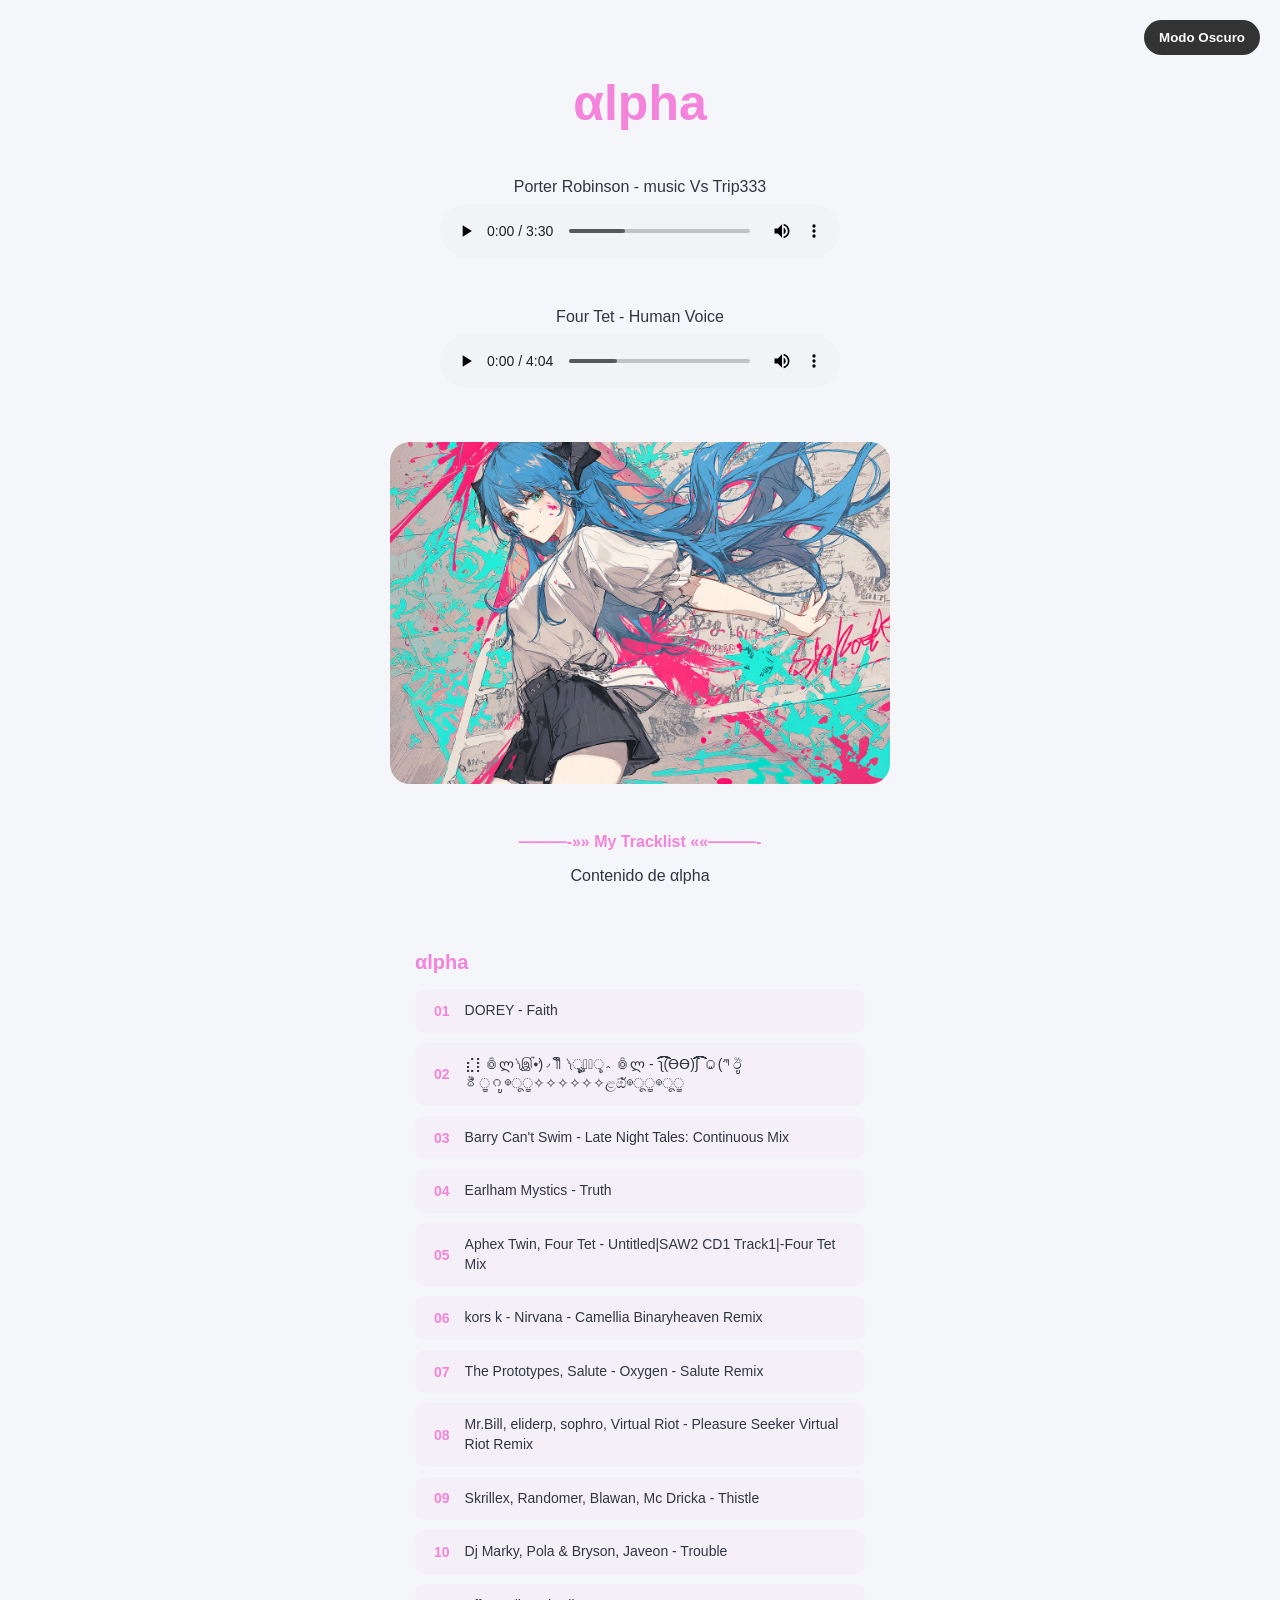
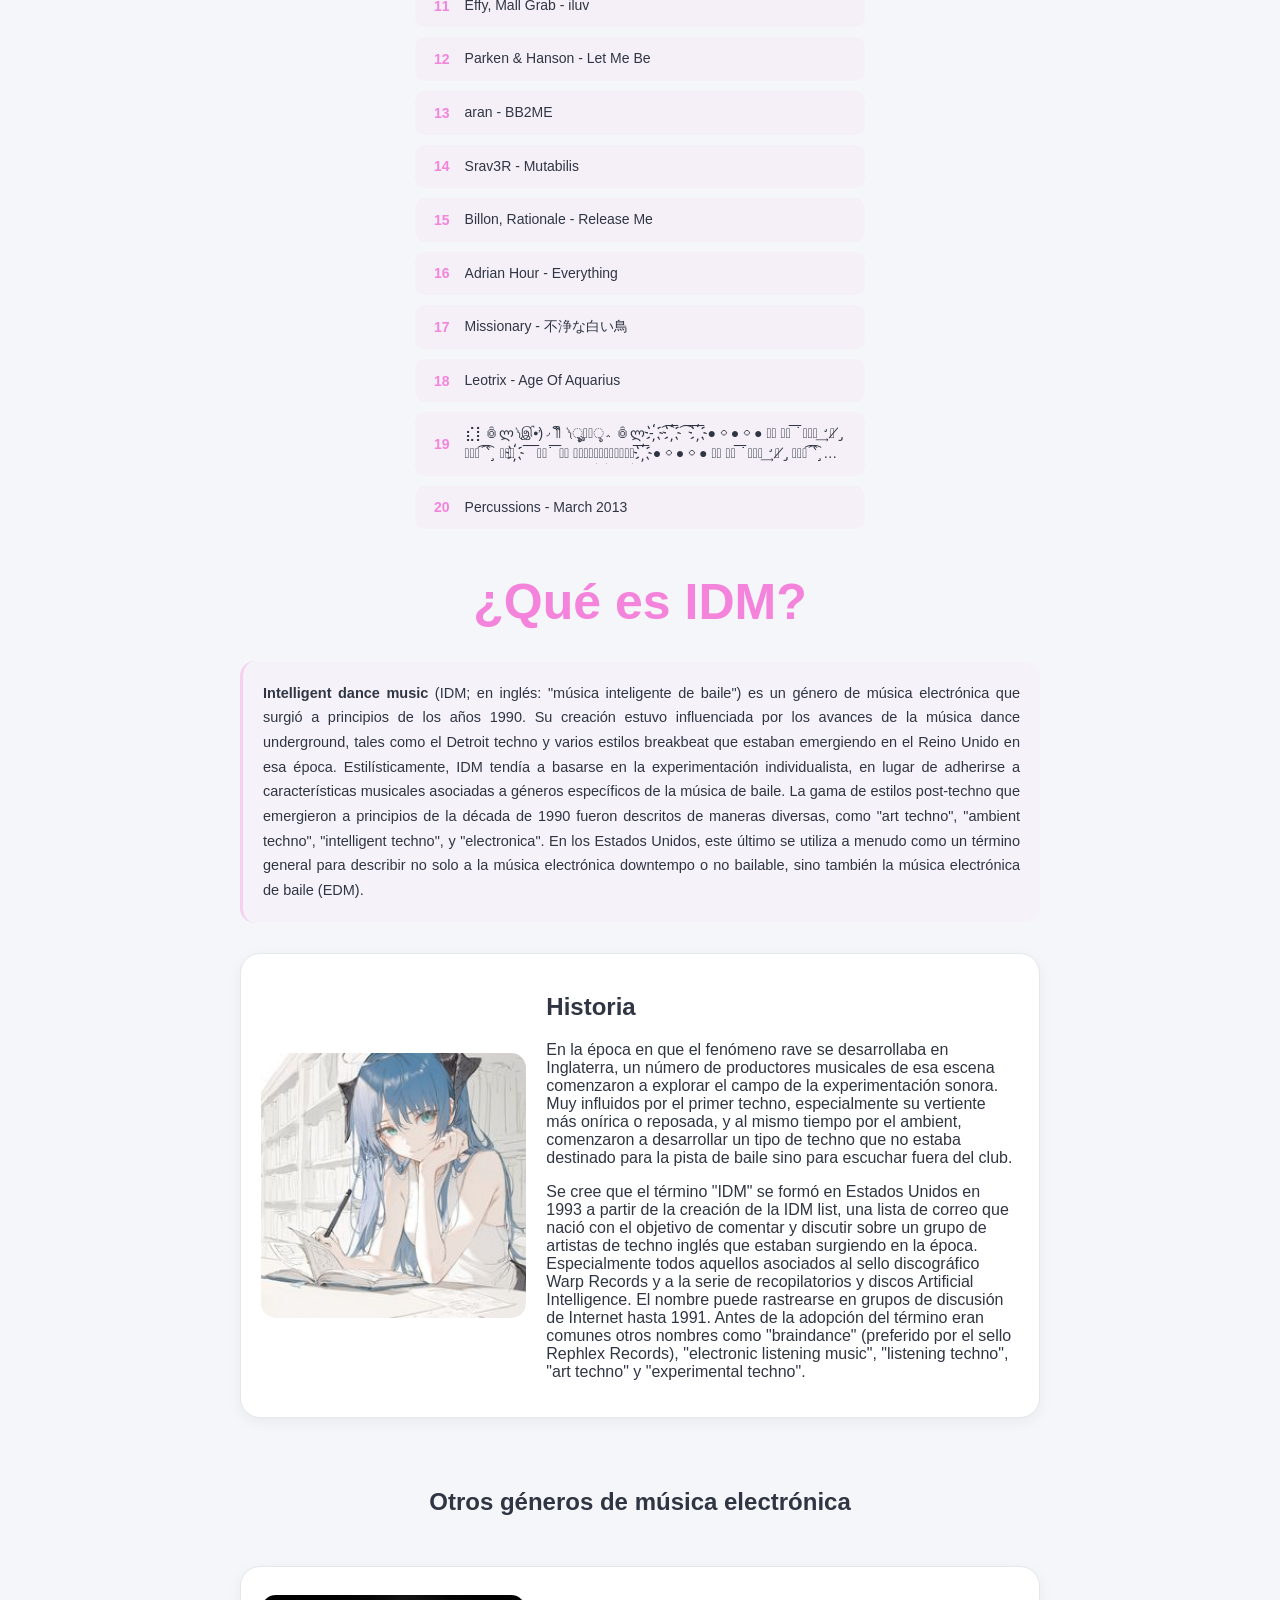
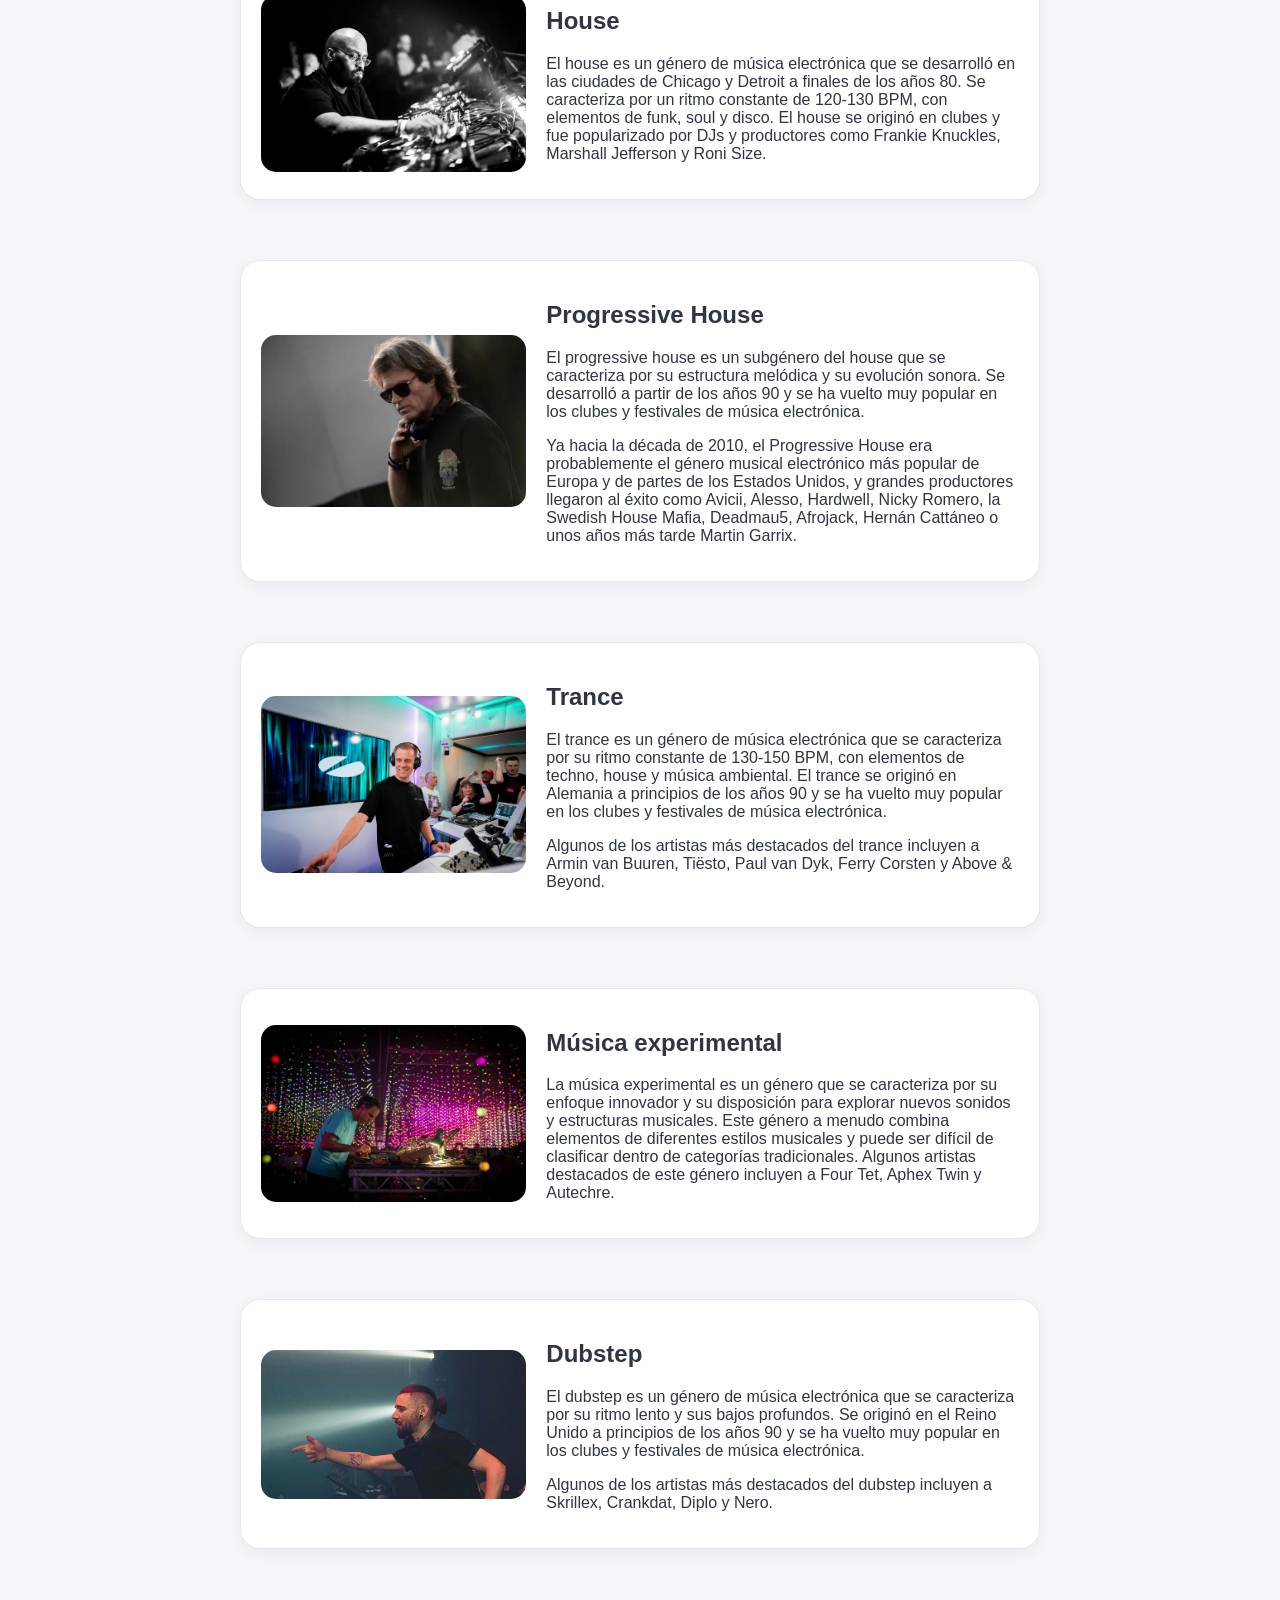
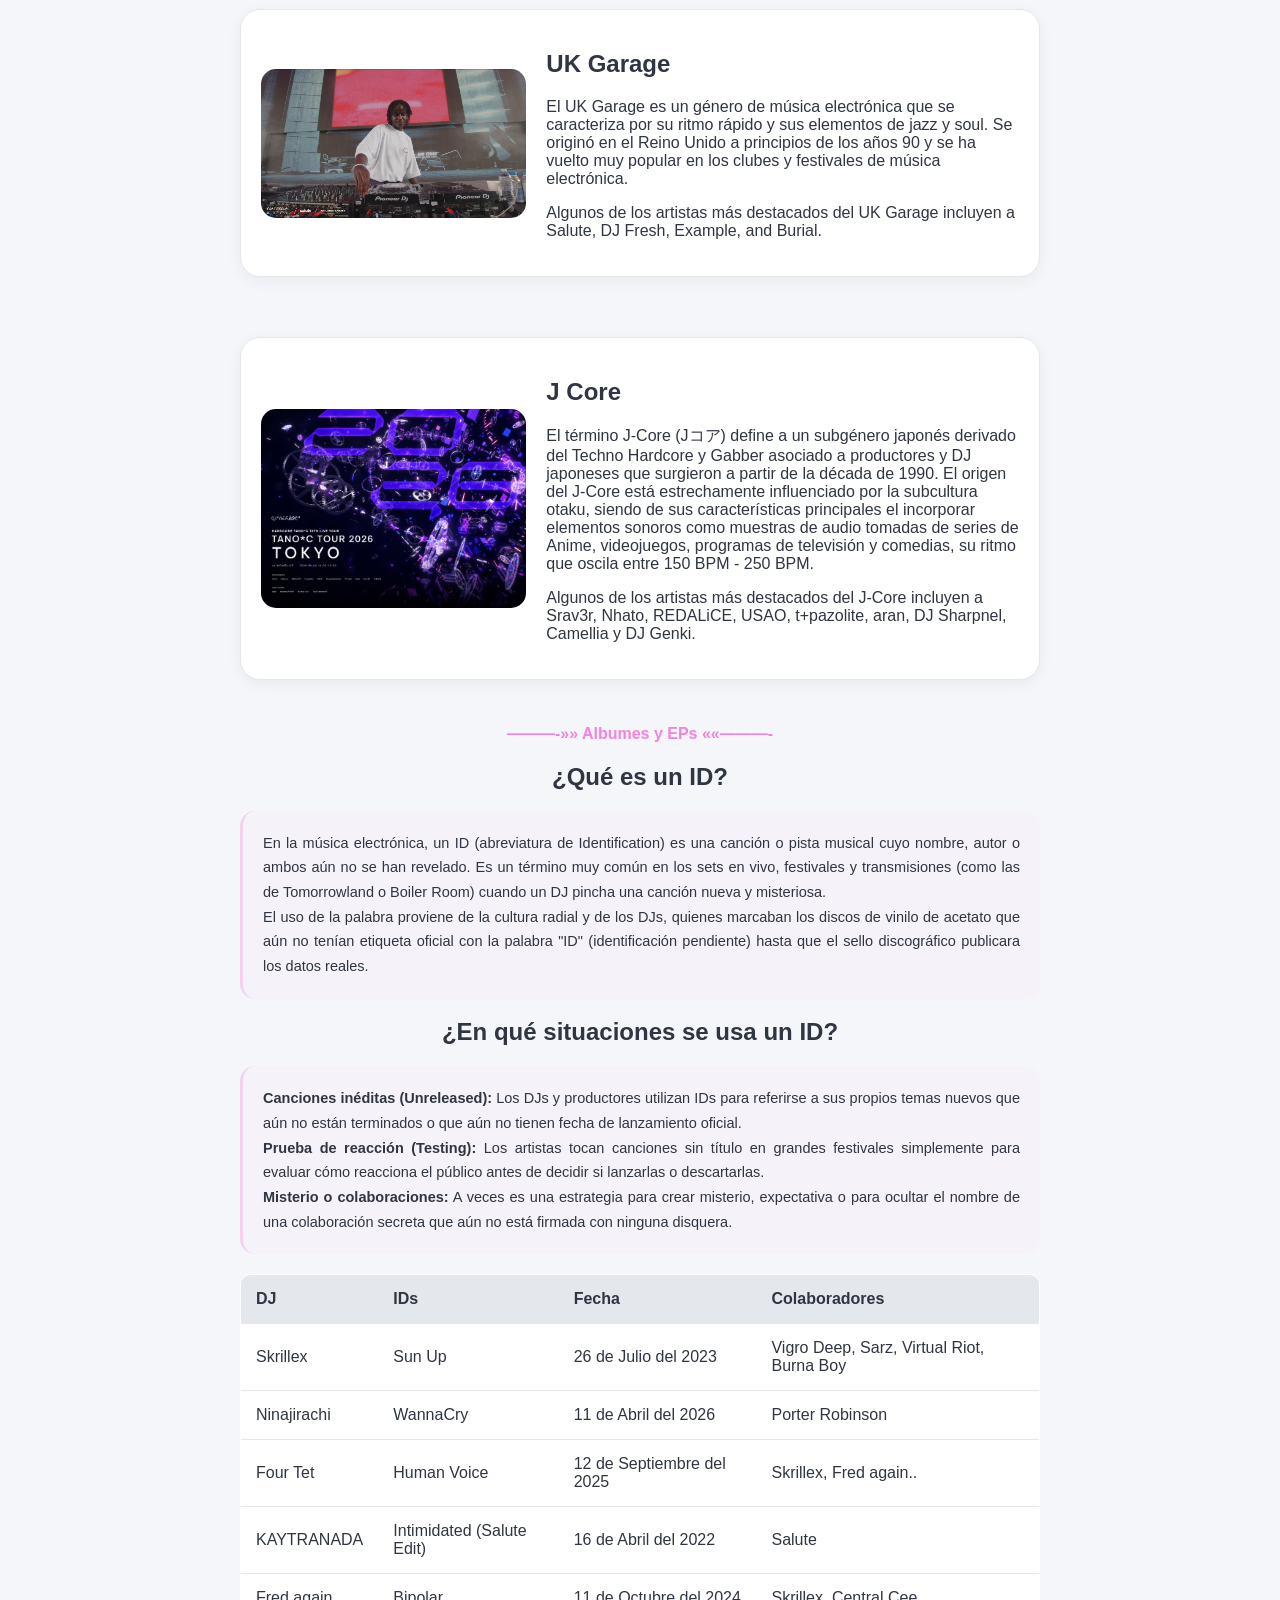
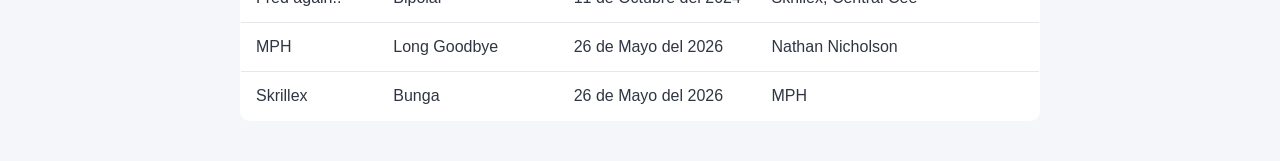
<file: index.html>
<!DOCTYPE html>
<html lang="es">
<head>
    <meta charset="UTF-8">
    <meta name="viewport" content="width=device-width, initial-scale=1.0">
    <title>αlpha</title>

    <style type="text/css">

        /*Variables del modo oscuro*/
        :root {
            --bg-color: #f5f6fa;
            --text-color: #2f3542;
            --card-bg: #ffffff;
            --border-color: #e4e7eb;
            --accent-color: #f383db;
            --shadow: 0 4px 15px rgba(0,0,0,0.05);
        }
        /*variables al activar el modo oscuro*/
        body.dark-mode {
            --bg-color: #121212;
            --text-color: #ffffff;
            --card-bg: #1e1e1e;
            --border-color: #333333;
            --shadow: 0 4px 15px rgba(0,0,0,0.3);
        }
        /*Estilos generales de la pagina*/
        body {
            background-color: var(--bg-color);
            color: var(--text-color);
            font-family: sans-serif;
            transition: background-color 0.3s, color 0.3s;
            margin: 0;
            padding: 40px 20px;
            display: flex;
            flex-direction: column;
            align-items: center;
            min-height: 100vh;
            box-sizing: border-box;
        }
        /*titulos*/
        h1 {
            text-align: center;
            color: var(--accent-color);
            font-size: 50px;
            margin-bottom: 30px;
        }

        h2 {
            color: var(--text-color);
        }
        /*Contenedor Multimedia Principal*/
        .contenido-container {
            display: flex;
            flex-direction: column;
            align-items: center;
            gap: 30px;
            max-width: 520px;
            width: 100%;
        }

        .track {
            text-align: center;
            width: 100%;
        }

        .track p {
            margin-bottom: 8px;
            font-weight: 500;
        }

        audio {
            width: 100%;
            max-width: 400px;
        }
        /*imagenes y efectos hover*/
        .contenedor-imagen {
            display: flex;
            justify-content: center;
            width: 100%;
            margin-top: 20px;
        }

        img {
            max-width: 500px;
            width: 100%;
            height: auto;
            border-radius: 20px;
            transition: 0.5s;
        }

        img:hover {
            transform: scale(1.03);
            box-shadow: 0px 0px 20px rgba(226, 37, 147, 0.5);
        }
        /*enlaces y boton modo oscuro*/
        .link-tracklist {
            margin-top: 15px;
            text-decoration: none;
            color: var(--accent-color);
            font-weight: bold;
        }

        .btn-modo {
            position: fixed;
            top: 20px;
            right: 20px;
            padding: 10px 15px;
            background-color: #333;
            color: #fff;
            border: none;
            border-radius: 20px;
            cursor: pointer;
            font-weight: bold;
            transition: 0.3s;
            z-index: 1000;
        }

        body.dark-mode .btn-modo {
            background-color: #ffffff;
            color: #121212;
        }
        /*tarjetas*/
        .card-container {
            background-color: var(--card-bg);
            border: 1px solid var(--border-color);
            border-radius: 20px;
            padding: 20px;
            margin: 30px auto;
            max-width: 800px;
            width: 100%;
            box-shadow: var(--shadow);
            box-sizing: border-box;
        }

        .card-content {
            display: flex;
            flex-direction: row;
            gap: 20px;
            align-items: center;
        }

        .card-content img {
            width: 35%;
            border-radius: 15px;
            object-fit: cover;
        }

        .card-text {
            flex: 1;
        }
        /*responsive moviles*/
        @media (max-width: 768px) {
            .card-content {
                flex-direction: column;
            }
            .card-content img {
                width: 100%;
            }
        }
        /*lista animada de canciones*/
        .lista-canciones-box {
            width: 100%;
            max-width: 450px;
            margin-top: 30px;
            text-align: left;
        }

        .lista-canciones-box h3 {
            color: var(--accent-color);
            margin-bottom: 15px;
            font-size: 20px;
        }

        .lista-animada {
            list-style: none;
            padding: 0;
            margin: 0;
        }

        .lista-animada li {
            display: flex;
            align-items: center;
            padding: 12px 15px;
            margin-bottom: 10px;
            background-color: rgba(243, 131, 219, 0.05);
            border-radius: 10px;
            border-left: 4px solid transparent;
            cursor: pointer;
            transition: all 0.3s ease;
            animation: aparecerLista 0.6s ease forwards;
            opacity: 0;
        }

        body.dark-mode .lista-animada li {
            background-color: rgba(255, 255, 255, 0.05);
        }

        .lista-animada li:hover {
            background-color: rgba(243, 131, 219, 0.15);
            border-left-color: var(--accent-color);
            transform: translateX(8px);
        }

        body.dark-mode .lista-animada li:hover {
            background-color: rgba(255, 255, 255, 0.1);
        }

        .lista-animada .numero {
            font-weight: bold;
            color: var(--accent-color);
            margin-right: 15px;
            font-size: 14px;
        }

        .lista-animada .titulo {
            font-size: 14px;
            color: var(--text-color);
            line-height: 1.4;
            word-break: break-word;
            display: -webkit-box;
            -webkit-line-clamp: 2;
            line-clamp: 2;
            -webkit-box-orient: vertical;
            overflow: hidden;
        }
        /*cajas de informacion*/
        .info-genero {
            width: 100%;
            max-width: 800px;
            text-align: justify;
            line-height: 1.7;
            font-size: 14.5px;
            background-color: rgba(243, 131, 219, 0.03);
            padding: 20px;
            border-radius: 15px;
            border-left: 3px solid rgba(243, 131, 219, 0.3);
            box-sizing: border-box;
            margin: 0 auto;
        }

        body.dark-mode .info-genero {
            background-color: rgba(255, 255, 255, 0.03);
            border-left-color: rgba(255, 255, 255, 0.2);
        }
        /*tabla de eventos*/
        .tabla-eventos {
            width: 100%;
            max-width: 800px;
            border-collapse: collapse;
            margin-top: 20px;
            background-color: var(--card-bg);
            border: 1px solid var(--border-color);
            border-radius: 10px;
            overflow: hidden;
        }

        .tabla-eventos th, .tabla-eventos td {
            padding: 15px;
            text-align: left;
            border-bottom: 1px solid var(--border-color);
        }

        .tabla-eventos th {
            background-color: var(--border-color);
            color: var(--text-color);
            font-weight: bold;
        }

        .tabla-eventos tr:hover {
            background-color: rgba(255, 51, 245, 0.178);
        }
        /*Animaciones para la lista de canciones*/
        @keyframes aparecerLista {
            from {
                opacity: 0;
                transform: translateY(20px);
            }
            to {
                opacity: 1;
                transform: translateY(0);
            }
        }
        /* Animación escalonada para cada elemento de la lista */
        .lista-animada li:nth-child(1) { animation-delay: 0.1s; }
        .lista-animada li:nth-child(2) { animation-delay: 0.2s; }
        .lista-animada li:nth-child(3) { animation-delay: 0.3s; }
        .lista-animada li:nth-child(4) { animation-delay: 0.4s; }
        .lista-animada li:nth-child(5) { animation-delay: 0.5s; }
        .lista-animada li:nth-child(6) { animation-delay: 0.6s; }
        .lista-animada li:nth-child(7) { animation-delay: 0.7s; }
        .lista-animada li:nth-child(8) { animation-delay: 0.8s; }
        .lista-animada li:nth-child(9) { animation-delay: 0.9s; }
        .lista-animada li:nth-child(10) { animation-delay: 1.0s; }
        .lista-animada li:nth-child(11) { animation-delay: 1.1s; }
        .lista-animada li:nth-child(12) { animation-delay: 1.2s; }
        .lista-animada li:nth-child(13) { animation-delay: 1.3s; }
        .lista-animada li:nth-child(14) { animation-delay: 1.4s; }
        .lista-animada li:nth-child(15) { animation-delay: 1.5s; }
        .lista-animada li:nth-child(16) { animation-delay: 1.6s; }
        .lista-animada li:nth-child(17) { animation-delay: 1.7s; }
        .lista-animada li:nth-child(18) { animation-delay: 1.8s; }
        .lista-animada li:nth-child(19) { animation-delay: 1.9s; }
        .lista-animada li:nth-child(20) { animation-delay: 2.0s; }
    </style>
</head>
<body>

    <button id="boton-modo" class="btn-modo">Modo Oscuro</button>

    <h1>αlpha</h1>

    <div class="contenido-container">
        <div class="track">
            <p>Porter Robinson - music Vs Trip333</p>
            <audio controls>
                <source src="musica/porter robinson-music_Vs_Trip333.mp3" type="audio/mp3">
                Your browser does not support the audio element.
            </audio>
        </div>

        <div class="track">
            <p>Four Tet - Human Voice</p>
            <audio controls>
                <source src="musica/Four_Tet-Human Voice.mp3" type="audio/mp3">
                Your browser does not support the audio element.
            </audio>
        </div>

        <div class="contenedor-imagen">
            <a href="https://open.spotify.com/playlist/2MUqraSrM1BAaL6e2HgdDQ?si=UIKpCEn9TQek_80jIk-8TQ" target="_blank">
                <img src="imagenes_proyecto/Pixiv2.jpg" alt="Imagen 1">
            </a>
        </div>

        <a href="Proyecto1.html" class="link-tracklist">———-»» My Tracklist ««———-</a>
    </div>

    <p>Contenido de αlpha</p>

    <div class="lista-canciones-box">
        <h3>αlpha</h3>
        <ul class="lista-animada">
            <li><span class="numero">01</span><span class="titulo">DOREY - Faith</span></li>
            <li><span class="numero">02</span><span class="titulo">⣎⡇ꉺლ༽இ•̛)ྀ◞ ༎ຶ ༽ৣৢ؞ৢ؞ؖ ꉺლ - ʅ͡͡͡͡͡͡͡͡͡͡͡(ƟӨ)ʃ͡͡͡͡͡͡͡͡͡͡ ꐑ(ཀ ඊູ ఠీੂ೧ູ࿃ूੂ✧✧✧✧✧✧ළඕั࿃ूੂ࿃ूੂ</span></li>
            <li><span class="numero">03</span><span class="titulo">Barry Can't Swim - Late Night Tales: Continuous Mix</span></li>
            <li><span class="numero">04</span><span class="titulo">Earlham Mystics - Truth</span></li>
            <li><span class="numero">05</span><span class="titulo">Aphex Twin, Four Tet - Untitled|SAW2 CD1 Track1|-Four Tet Mix</span></li>
            <li><span class="numero">06</span><span class="titulo">kors k - Nirvana - Camellia Binaryheaven Remix</span></li>
            <li><span class="numero">07</span><span class="titulo">The Prototypes, Salute - Oxygen - Salute Remix</span></li>
            <li><span class="numero">08</span><span class="titulo">Mr.Bill, eliderp, sophro, Virtual Riot - Pleasure Seeker Virtual Riot Remix</span></li>
            <li><span class="numero">09</span><span class="titulo">Skrillex, Randomer, Blawan, Mc Dricka - Thistle</span></li>
            <li><span class="numero">10</span><span class="titulo">Dj Marky, Pola & Bryson, Javeon - Trouble</span></li>
            <li><span class="numero">11</span><span class="titulo">Effy, Mall Grab - iluv</span></li>
            <li><span class="numero">12</span><span class="titulo">Parken & Hanson - Let Me Be</span></li>
            <li><span class="numero">13</span><span class="titulo">aran - BB2ME</span></li>
            <li><span class="numero">14</span><span class="titulo">Srav3R - Mutabilis</span></li>
            <li><span class="numero">15</span><span class="titulo">Billon, Rationale - Release Me</span></li>
            <li><span class="numero">16</span><span class="titulo">Adrian Hour - Everything</span></li>
            <li><span class="numero">17</span><span class="titulo">Missionary - 不浄な白い鳥</span></li>
            <li><span class="numero">18</span><span class="titulo">Leotrix - Age Of Aquarius</span></li>
            <li><span class="numero">19</span><span class="titulo">⣎⡇ꉺლ༽இ•̛)ྀ◞ ༎ຶ ༽ৣৢ؞ৢ؞ؖ ꉺლ -  ҉     ͡ ͞ ҉     ͡ ͞ ͞ ͞ ҉● ࿀ ●  ࿀  ●   ҉⃝    ⃝͢ ͞   ͘ ͞⃝̕ ͢    ̛ ⃝    ̸ ̡  ͢⃝̧  ͡ ͡  ̀ ̧ ̢⃝͜    ҉  ͞ ͞ ⃝͞  ͘ ͞ ͡⃝  ⃝҉҈҉҈҉҈҉҈҉҈҉  ͞ ͞ ҉● ࿀ ●  ࿀  ●   ҉⃝    ⃝͢ ͞   ͘ ͞⃝̕ ͢    ̛ ⃝    ̸ ̡  ͢⃝̧  ͡ ͡  ̀ ̧ ̢⃝͜    ҉  ͞ ͞ ⃝͞  ͘ ͞ ͡⃝  ⃝҉҈҉҈҉҈҉҈҉҈҉  ͡ ͞ ͞ ͞ ҉ ҉     ͡ ͞ ͞ ͞ ҉● ࿀ ●  ࿀  ●   ҉⃝    ⃝͢ ͞ </span></li>
            <li><span class="numero">20</span><span class="titulo">Percussions - March 2013</span></li>
        </ul>
    </div>

    <div>
        <h1>¿Qué es IDM?</h1>
        <p class="info-genero"><b>Intelligent dance music</b> (IDM; en inglés: "música inteligente de baile") es un género de música electrónica que surgió a principios de los años 1990. Su creación estuvo influenciada por los avances de la música dance underground, tales como el Detroit techno y varios estilos breakbeat que estaban emergiendo en el Reino Unido en esa época. Estilísticamente, IDM tendía a basarse en la experimentación individualista, en lugar de adherirse a características musicales asociadas a géneros específicos de la música de baile. La gama de estilos post-techno que emergieron a principios de la década de 1990 fueron descritos de maneras diversas, como "art techno", "ambient techno", "intelligent techno", y "electronica". En los Estados Unidos, este último se utiliza a menudo como un término general para describir no solo a la música electrónica downtempo o no bailable, sino también la música electrónica de baile (EDM).</p>
    </div>

    <section class="card-container">
        <div class="card-content">
            <img src="imagenes_proyecto/Pixiv3.jpg" alt="Historia" loading="lazy">
            <div class="card-text">
                <h2>Historia</h2>
                <p>En la época en que el fenómeno rave se desarrollaba en Inglaterra, un número de productores musicales de esa escena comenzaron a explorar el campo de la experimentación sonora. Muy influidos por el primer techno, especialmente su vertiente más onírica o reposada, y al mismo tiempo por el ambient, comenzaron a desarrollar un tipo de techno que no estaba destinado para la pista de baile sino para escuchar fuera del club.</p>
                <p>Se cree que el término "IDM" se formó en Estados Unidos en 1993 a partir de la creación de la IDM list, una lista de correo que nació con el objetivo de comentar y discutir sobre un grupo de artistas de techno inglés que estaban surgiendo en la época. Especialmente todos aquellos asociados al sello discográfico Warp Records y a la serie de recopilatorios y discos Artificial Intelligence. El nombre puede rastrearse en grupos de discusión de Internet hasta 1991. Antes de la adopción del término eran comunes otros nombres como "braindance" (preferido por el sello Rephlex Records), "electronic listening music", "listening techno", "art techno" y "experimental techno".</p>
            </div>
        </div>
    </section>

    <h2 style="text-align: center; margin-top: 40px;">Otros géneros de música electrónica</h2>

    <section class="card-container">
        <div class="card-content">
            <img src="imagenes_proyecto/Frankie1.webp" alt="House" loading="lazy">
            <div class="card-text">
                <h2>House</h2>
                <p>El house es un género de música electrónica que se desarrolló en las ciudades de Chicago y Detroit a finales de los años 80. Se caracteriza por un ritmo constante de 120-130 BPM, con elementos de funk, soul y disco. El house se originó en clubes y fue popularizado por DJs y productores como Frankie Knuckles, Marshall Jefferson y Roni Size.</p>
            </div>
        </div>
    </section>

    <section class="card-container">
        <div class="card-content">
            <img src="imagenes_proyecto/Hernan_Cattaneo.webp" alt="Progressive House" loading="lazy">
            <div class="card-text">
                <h2>Progressive House</h2>
                <p>El progressive house es un subgénero del house que se caracteriza por su estructura melódica y su evolución sonora. Se desarrolló a partir de los años 90 y se ha vuelto muy popular en los clubes y festivales de música electrónica.</p>
                <p>Ya hacia la década de 2010, el Progressive House era probablemente el género musical electrónico más popular de Europa y de partes de los Estados Unidos, y grandes productores llegaron al éxito como Avicii, Alesso, Hardwell, Nicky Romero, la Swedish House Mafia, Deadmau5, Afrojack, Hernán Cattáneo o unos años más tarde Martin Garrix.</p>
            </div>
        </div>
    </section>

    <section class="card-container">
        <div class="card-content">
            <img src="imagenes_proyecto/ASOT.jpg" alt="Trance" loading="lazy">
            <div class="card-text">
                <h2>Trance</h2>
                <p>El trance es un género de música electrónica que se caracteriza por su ritmo constante de 130-150 BPM, con elementos de techno, house y música ambiental. El trance se originó en Alemania a principios de los años 90 y se ha vuelto muy popular en los clubes y festivales de música electrónica.</p>
                <p>Algunos de los artistas más destacados del trance incluyen a Armin van Buuren, Tiësto, Paul van Dyk, Ferry Corsten y Above & Beyond.</p>
            </div>
        </div>
    </section>

    <section class="card-container">
        <div class="card-content">
            <img src="imagenes_proyecto/Four_Tet.webp" alt="Música experimental" loading="lazy">
            <div class="card-text">
                <h2>Música experimental</h2>
                <p>La música experimental es un género que se caracteriza por su enfoque innovador y su disposición para explorar nuevos sonidos y estructuras musicales. Este género a menudo combina elementos de diferentes estilos musicales y puede ser difícil de clasificar dentro de categorías tradicionales. Algunos artistas destacados de este género incluyen a Four Tet, Aphex Twin y Autechre.</p>
            </div>
        </div>
    </section>

    <section class="card-container">
        <div class="card-content">
            <img src="imagenes_proyecto/Skrillex2.jpg" alt="Dubstep" loading="lazy">
            <div class="card-text">
                <h2>Dubstep</h2>
                <p>El dubstep es un género de música electrónica que se caracteriza por su ritmo lento y sus bajos profundos. Se originó en el Reino Unido a principios de los años 90 y se ha vuelto muy popular en los clubes y festivales de música electrónica.</p>
                <p>Algunos de los artistas más destacados del dubstep incluyen a Skrillex, Crankdat, Diplo y Nero.</p>
            </div>
        </div>
    </section>

    <section class="card-container">
        <div class="card-content">
            <img src="imagenes_proyecto/Salute.jpg" alt="UK Garage" loading="lazy">
            <div class="card-text">
                <h2>UK Garage</h2>
                <p>El UK Garage es un género de música electrónica que se caracteriza por su ritmo rápido y sus elementos de jazz y soul. Se originó en el Reino Unido a principios de los años 90 y se ha vuelto muy popular en los clubes y festivales de música electrónica.</p>
                <p>Algunos de los artistas más destacados del UK Garage incluyen a Salute, DJ Fresh, Example, and Burial.</p>
            </div>
        </div>
    </section>

    <section class="card-container">
        <div class="card-content">
            <img src="imagenes_proyecto/TANO_C.png" alt="J Core" loading="lazy">
            <div class="card-text">
                <h2>J Core</h2>
                <p>El término J-Core (Jコア) define a un subgénero japonés derivado del Techno Hardcore y Gabber asociado a productores y DJ japoneses que surgieron a partir de la década de 1990. El origen del J-Core está estrechamente influenciado por la subcultura otaku, siendo de sus características principales el incorporar elementos sonoros como muestras de audio tomadas de series de Anime, videojuegos, programas de televisión y comedias, su ritmo que oscila entre 150 BPM - 250 BPM.</p>
                <p>Algunos de los artistas más destacados del J-Core incluyen a Srav3r, Nhato, REDALiCE, USAO, t+pazolite, aran, DJ Sharpnel, Camellia y DJ Genki.</p>
            </div>
        </div>
    </section>

    <a href="albumes.html" class="link-tracklist">———-»» Albumes y EPs ««———-</a>

    <h2>¿Qué es un ID?</h2>
    <p class="info-genero">En la música electrónica, un ID (abreviatura de Identification) es una canción o pista musical cuyo nombre, autor o ambos aún no se han revelado. Es un término muy común en los sets en vivo, festivales y transmisiones (como las de Tomorrowland o Boiler Room) cuando un DJ pincha una canción nueva y misteriosa.<br>El uso de la palabra proviene de la cultura radial y de los DJs, quienes marcaban los discos de vinilo de acetato que aún no tenían etiqueta oficial con la palabra "ID" (identificación pendiente) hasta que el sello discográfico publicara los datos reales.</p>

    <h2>¿En qué situaciones se usa un ID?</h2>
    <p class="info-genero">
        <strong>Canciones inéditas (Unreleased):</strong> Los DJs y productores utilizan IDs para referirse a sus propios temas nuevos que aún no están terminados o que aún no tienen fecha de lanzamiento oficial.<br>
        <strong>Prueba de reacción (Testing):</strong> Los artistas tocan canciones sin título en grandes festivales simplemente para evaluar cómo reacciona el público antes de decidir si lanzarlas o descartarlas.<br>
        <strong>Misterio o colaboraciones:</strong> A veces es una estrategia para crear misterio, expectativa o para ocultar el nombre de una colaboración secreta que aún no está firmada con ninguna disquera.
    </p>

    <table class="tabla-eventos">
        <thead>
            <tr>
                <th>DJ</th>
                <th>IDs</th>
                <th>Fecha</th>
                <th>Colaboradores</th>
            </tr>
        </thead>
        <tbody>
            <tr>
                <td>Skrillex</td>
                <td>Sun Up</td>
                <td>26 de Julio del 2023</td>
                <td>Vigro Deep, Sarz, Virtual Riot, Burna Boy</td>
            </tr>
            <tr>
                <td>Ninajirachi</td>
                <td>WannaCry</td>
                <td>11 de Abril del 2026</td>
                <td>Porter Robinson</td>
            </tr>
            <tr>
                <td>Four Tet</td>
                <td>Human Voice</td>
                <td>12 de Septiembre del 2025</td>
                <td>Skrillex, Fred again..</td>
            </tr>
            <tr>
                <td>KAYTRANADA</td>
                <td>Intimidated (Salute Edit)</td>
                <td>16 de Abril del 2022</td>
                <td>Salute</td>
            </tr>
            <tr>
                <td>Fred again..</td>
                <td>Bipolar</td>
                <td>11 de Octubre del 2024</td>
                <td>Skrillex, Central Cee</td>
            </tr>
            <tr>
                <td>MPH</td>
                <td>Long Goodbye</td>
                <td>26 de Mayo del 2026</td>
                <td>Nathan Nicholson</td>
            </tr>
            <tr>
                <td>Skrillex</td>
                <td>Bunga</td>
                <td>26 de Mayo del 2026</td>
                <td>MPH</td>
            </tr>
        </tbody>
    </table>

    <script src="script.js"></script>
</body>
</html>
</file>
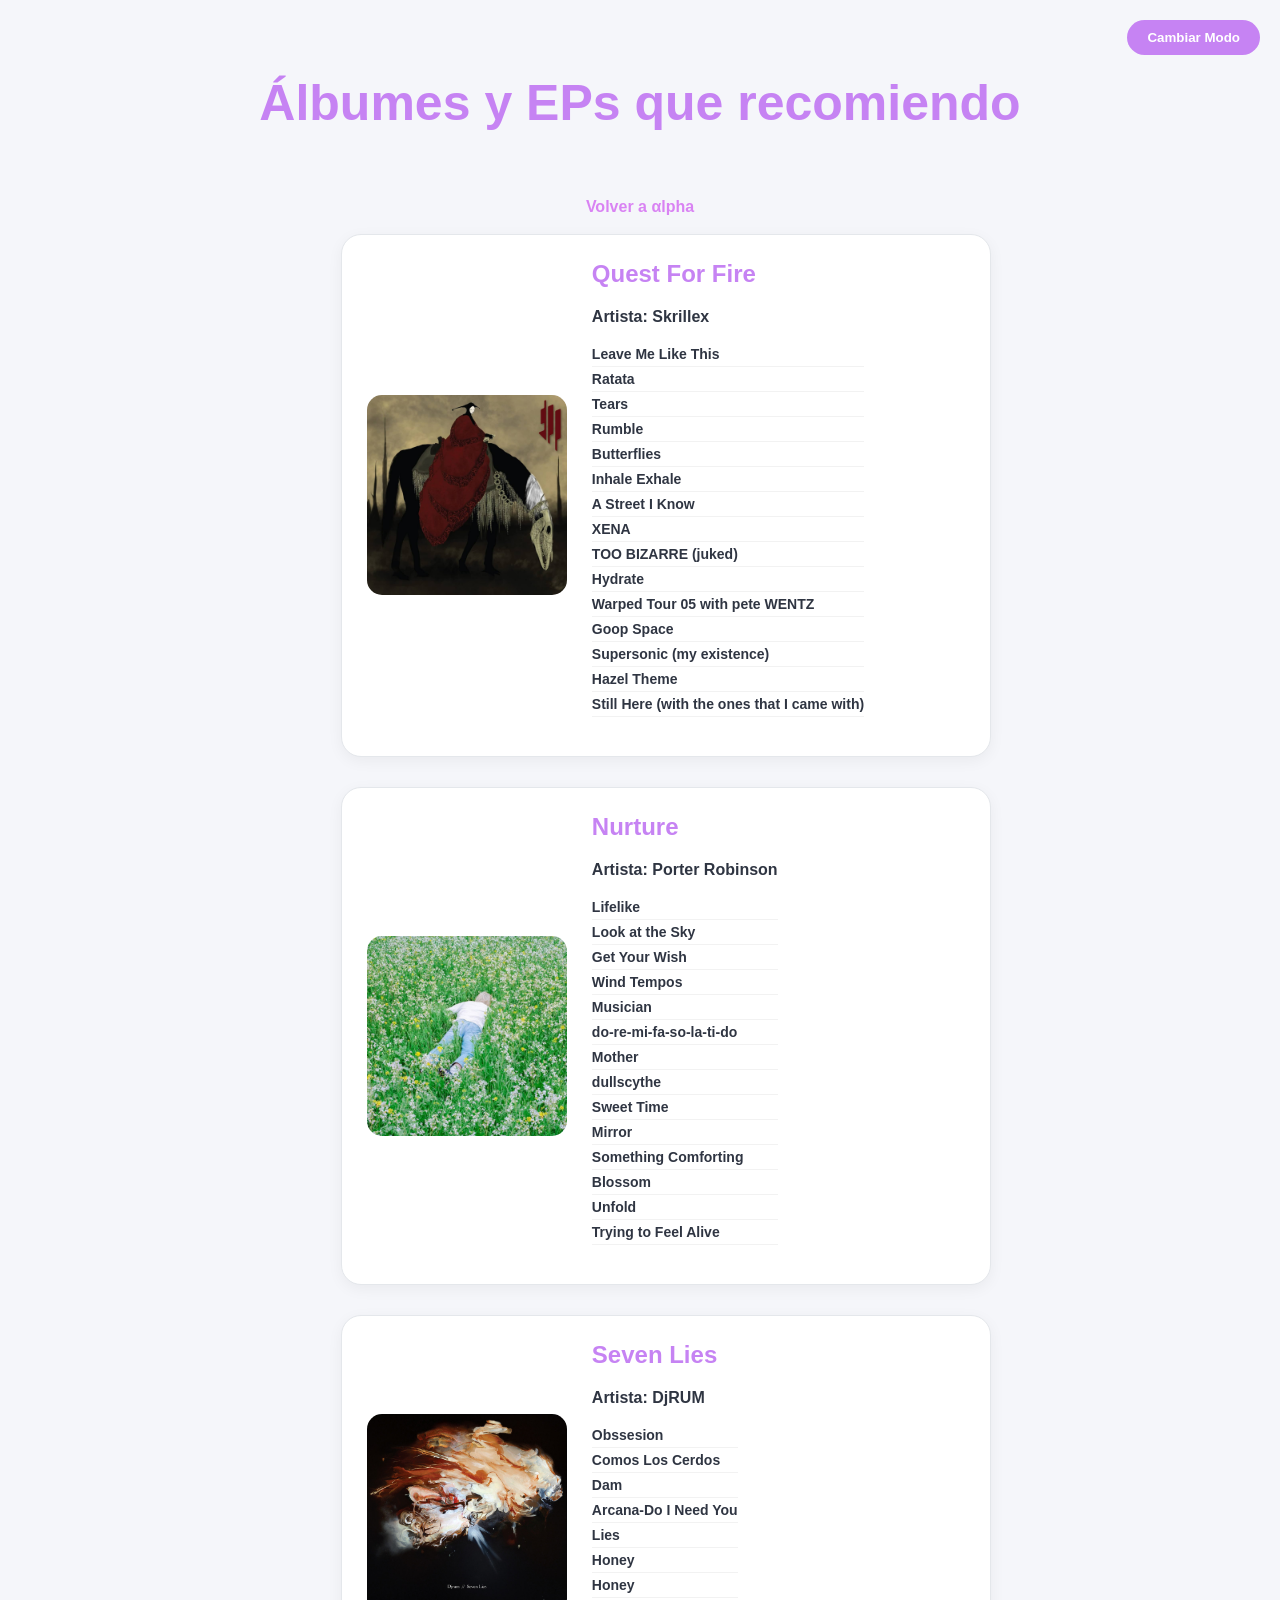
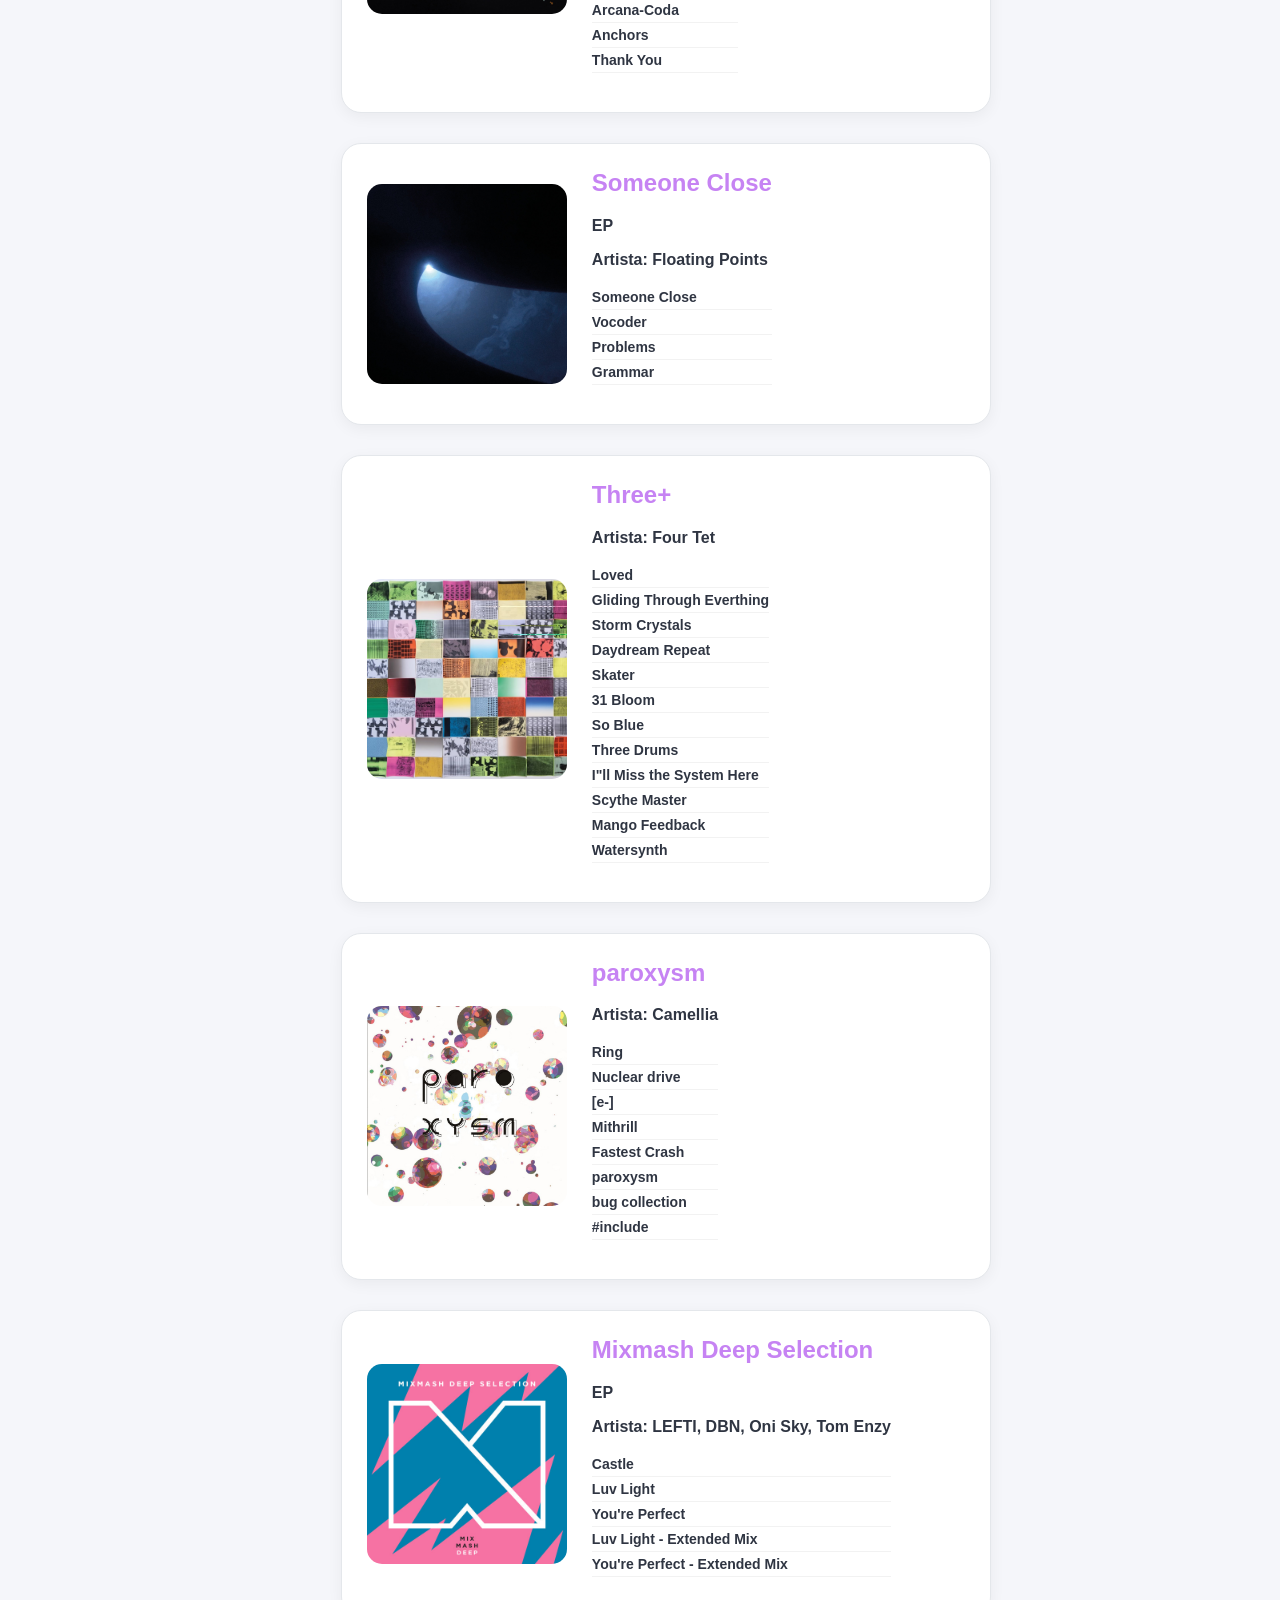
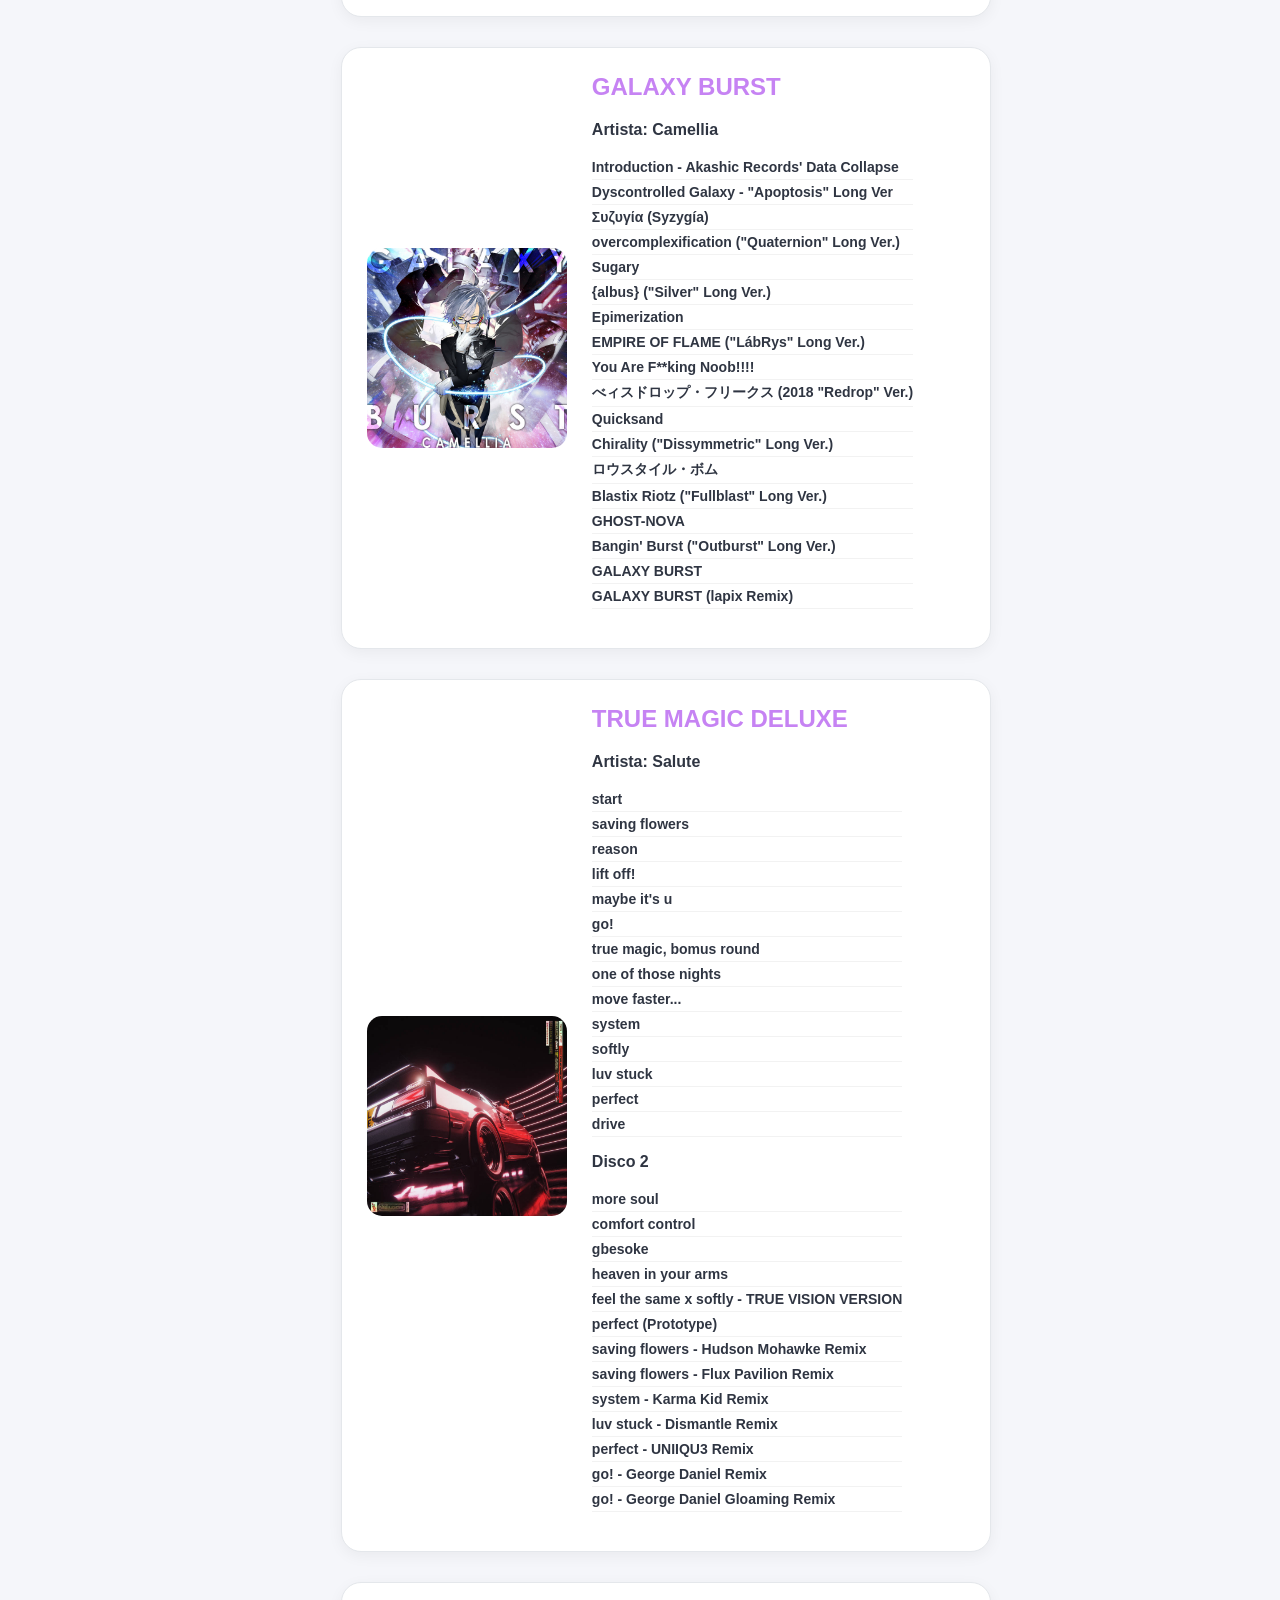
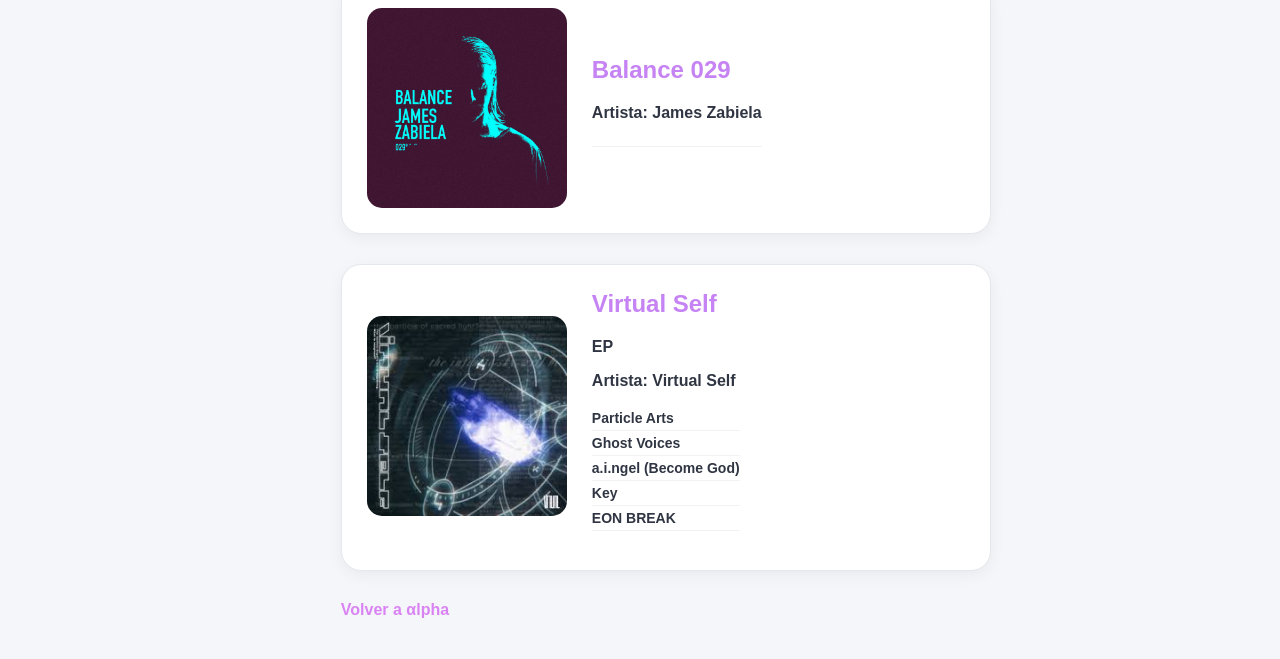
<file: albumes.html>
<!DOCTYPE html>
<html lang="es">
<head>
    <meta charset="UTF-8">
    <meta name="viewport" content="width=device-width, initial-scale=1.0">
    <title>Álbumes y EPs que recomiendo</title>
    <style>
       
    :root {
    /* Variables Modo Claro */
    --bg-color: #f5f6fa;
    --text-color: #2f3542;
    --card-bg: #ffffff;
    --border-color: #e4e7eb;
    --accent-color: #c683f3;
    --shadow: 0 4px 15px rgba(0,0,0,0.05);
        }

        body.dark-mode {
            --bg-color: #121212;
            --text-color: #ffffff;
            --card-bg: #1e1e1e;
            --border-color: #333333;
        }

        body {
            background-color: var(--bg-color);
            color: var(--text-color);
            font-family: 'Segoe UI', sans-serif;
            transition: 0.3s;
            margin: 0;
            padding: 40px 20px;
            display: flex;
            flex-direction: column;
            align-items: center;
        }

        h1 { color: var(--accent-color); font-size: 50px; text-align: center; }

        /* Botón de Modo */
        #btn-modo {
            position: fixed;
            top: 20px;
            right: 20px;
            padding: 10px 20px;
            background-color: var(--accent-color);
            color: white;
            border: none;
            border-radius: 20px;
            cursor: pointer;
            font-weight: bold;
            z-index: 1000;
        }

        /* Banner Principal */
        .banner {
            width: 100%;
            max-width: 900px;
            border-radius: 20px;
            margin-bottom: 40px;
            box-shadow: var(--shadow);
        }

        /* Tarjetas de Álbumes */
        .album-card {
            background-color: var(--card-bg);
            border: 1px solid var(--border-color);
            padding: 25px;
            border-radius: 20px;
            margin-bottom: 30px;
            max-width: 800px;
            width: 100%;
            display: flex;
            gap: 25px;
            align-items: center;
            box-shadow: var(--shadow);
            transition: transform 0.3s ease;
        }

        .album-card:hover {
            transform: scale(1.02);
            border-color: var(--accent-color);
        }

        .album-card img {
            width: 200px;
            height: 200px;
            border-radius: 15px;
            object-fit: cover;
        }

        .album-info h2 { margin-top: 0; color: var(--accent-color); }

        ul { list-style: none; padding: 0; font-size: 14px; }
        ul li { padding: 4px 0; border-bottom: 1px solid rgba(128,128,128,0.1); }

        @media (max-width: 768px) {
            .album-card { flex-direction: column; text-align: center; }
        }
         /* Enlace inferior */
        .link-index {
            margin-top: 15px;
            text-decoration: none;
            color: rgb(217, 131, 243);
            font-weight: bold;
            text-align: center;
        }
    </style>
</head>
<body>

    <button id="btn-modo">Cambiar Modo</button>

    <h1>Álbumes y EPs que recomiendo</h1>
    <br>
    <a href="index.html" class="link-index"><strong>Volver a αlpha</a>
    <br>

    <div class="album-card">
        <img src="imagenes_proyecto/Quest For Fire.jpg" alt="Quest For Fire">
        <div class="album-info">
            <h2>Quest For Fire</h2>
            <p><strong>Artista:</strong> Skrillex</p>
            <ul>
                <li>Leave Me Like This</li>
                <li>Ratata</li>
                <li>Tears</li>
                <li>Rumble</li>
                <li>Butterflies</li>
                <li>Inhale Exhale</li>
                <li>A Street I Know</li>
                <li>XENA</li>
                <li>TOO BIZARRE (juked)</li>
                <li>Hydrate</li>
                <li>Warped Tour 05 with pete WENTZ</li>
                <li>Goop Space</li>
                <li>Supersonic (my existence)</li>
                <li>Hazel Theme</li>
                <li>Still Here (with the ones that I came with)</li>
            </ul>
        </div>
    </div>

    <div class="album-card">
        <img src="imagenes_proyecto/nurture.jpg" alt="Nurture">
        <div class="album-info">
            <h2>Nurture</h2>
            <p><strong>Artista:</strong> Porter Robinson</p>
            <ul>
            <li>Lifelike</li>
            <li>Look at the Sky</li>
            <li>Get Your Wish</li>
            <li>Wind Tempos</li>
            <li>Musician</li>
            <li>do-re-mi-fa-so-la-ti-do</li>
            <li>Mother</li>
            <li>dullscythe</li>
            <li>Sweet Time</li>
            <li>Mirror</li>
            <li>Something Comforting</li>
            <li>Blossom</li>
            <li>Unfold</li>
            <li>Trying to Feel Alive</li>
            </ul>
        </div>
    </div>

    <div class="album-card">
        <img src="imagenes_proyecto/Seven_Lies.jpg" alt="Seven Lies">
        <div class="album-info">
            <h2>Seven Lies</h2>
            <p><strong>Artista:</strong> DjRUM</p>
            <ul>
            <li>Obssesion</li>
            <li>Comos Los Cerdos</li>
            <li>Dam</li>
            <li>Arcana-Do I Need You</li>
            <li>Lies</li>
            <li>Honey</li>
            <li>Honey</li>
            <li>Arcana-Coda</li>
            <li>Anchors</li>
            <li>Thank You</li>
            </ul>
        </div>
    </div>

    <div class="album-card">
        <img src="imagenes_proyecto/Someone_close.jpg" alt="Seven Lies">
        <div class="album-info">
            <h2>Someone Close</h2>
            <p><strong>EP</strong></p>
            <p><strong>Artista:</strong> Floating Points</p>
            <ul>
            <li>Someone Close</li>
            <li>Vocoder</li>
            <li>Problems</li>
            <li>Grammar</li>
            </ul>
        </div>
    </div>

    <div class="album-card">
        <img src="imagenes_proyecto/Three.jpg" alt="Three+">
        <div class="album-info">
            <h2>Three+</h2>
            <p><strong>Artista:</strong> Four Tet</p>
            <ul>
            <li>Loved</li>
            <li>Gliding Through Everthing</li>
            <li>Storm Crystals</li>
            <li>Daydream Repeat</li>
            <li>Skater</li>
            <li>31 Bloom</li>
            <li>So Blue</li>
            <li>Three Drums</li>
            <li>I"ll Miss the System Here</li>
            <li>Scythe Master</li>
            <li>Mango Feedback</li>
            <li>Watersynth</li>
            </ul>

        </div>
    </div>

    <div class="album-card">
        <img src="imagenes_proyecto/Paroxysm.jpg" alt="Paroxysm">
        <div class="album-info">
            <h2>paroxysm</h2>
            <p><strong>Artista:</strong> Camellia</p>
            <ul>
            <li>Ring</li>
            <li>Nuclear drive</li>
            <li>[e-]</li>
            <li>Mithrill</li>
            <li>Fastest Crash</li>
            <li>paroxysm</li>
            <li>bug collection</li>
            <li>#include</li>
            </ul>
        </div>
    </div>

    <div class="album-card">
        <img src="imagenes_proyecto/mm_deep.jpg" alt="Mixmash Deep">
        <div class="album-info">
            <h2>Mixmash Deep Selection</h2>
            <p><strong>EP</strong></p>
            <p><strong>Artista:</strong> LEFTI, DBN, Oni Sky, Tom Enzy</p>
            <ul>
            <li>Castle</li>
            <li>Luv Light</li>
            <li>You're Perfect</li>
            <li>Luv Light - Extended Mix</li>
            <li>You're Perfect - Extended Mix</li>
            </ul>
        </div>
    </div>

    <div class="album-card">
        <img src="imagenes_proyecto/Galaxy_Burst.jpg" alt="GALAXY BURST">
        <div class="album-info">
            <h2>GALAXY BURST</h2>
            <p><strong>Artista:</strong> Camellia</p>
            <ul>
            <li>Introduction - Akashic Records' Data Collapse</li>
            <li>Dyscontrolled Galaxy - "Apoptosis" Long Ver</li>
            <li>Συζυγία (Syzygía)</li>
            <li>overcomplexification ("Quaternion" Long Ver.)</li>
            <li>Sugary</li>
            <li>{albus} ("Silver" Long Ver.)</li>
            <li>Epimerization</li>
            <li>EMPIRE OF FLAME ("LábRys" Long Ver.)</li>
            <li>You Are F**king Noob!!!!</li>
            <li>べィスドロップ・フリークス (2018 "Redrop" Ver.)</li>
            <li>Quicksand</li>
            <li>Chirality ("Dissymmetric" Long Ver.)</li>
            <li>ロウスタイル・ボム</li>
            <li>Blastix Riotz ("Fullblast" Long Ver.)</li>
            <li>GHOST-NOVA</li>
            <li>Bangin' Burst ("Outburst" Long Ver.)</li>
            <li>GALAXY BURST</li>
            <li>GALAXY BURST (lapix Remix)</li>
            </ul>
        </div>
    </div>

    <div class="album-card">
        <img src="imagenes_proyecto/true_magic_D.jpg" alt="TRUE MAGIC DELUXE">
        <div class="album-info">
            <h2>TRUE MAGIC DELUXE</h2>
            <p><strong>Artista:</strong> Salute</p>
            <ul>
            <li>start</li>
            <li>saving flowers</li>
            <li>reason</li>
            <li>lift off!</li>
            <li>maybe it's u</li>
            <li>go!</li>
            <li>true magic, bomus round</li>
            <li>one of those nights</li>
            <li>move faster...</li>
            <li>system</li>
            <li>softly</li>
            <li>luv stuck</li>
            <li>perfect</li>
            <li>drive</li>
            </ul>
            <p><strong>Disco 2</strong></p>
            <ul>
            <li>more soul</li>
            <li>comfort control</li>
            <li>gbesoke</li>
            <li>heaven in your arms</li>
            <li>feel the same x softly - TRUE VISION VERSION</li>
            <li>perfect (Prototype)</li>
            <li>saving flowers - Hudson Mohawke Remix</li>
            <li>saving flowers - Flux Pavilion Remix </li>
            <li>system - Karma Kid Remix</li>
            <li>luv stuck - Dismantle Remix</li>
            <li>perfect - UNIIQU3 Remix</li>
            <li>go! - George Daniel Remix</li>
            <li>go! - George Daniel Gloaming Remix</li>
            </ul>
        </div>
    </div>

    <div class="album-card">
        <img src="imagenes_proyecto/balance_029.jpg" alt="Balance 029">
        <div class="album-info">
            <h2>Balance 029</h2>
            <p><strong>Artista:</strong> James Zabiela</p>
            <ul>
            <li></li>
            </ul>
        </div>
    </div>

    <div class="album-card"> 
        <a href="https://virtualself.co/" target="_blank"><img src="imagenes_proyecto/vistual_self.jpg" alt="Virtual Self"></a>
        <div class="album-info">
            <h2>Virtual Self</h2>
            <p><strong>EP</strong></p>
            <p><strong>Artista:</strong> Virtual Self</p>
            <ul>
            <li>Particle Arts</li>
            <li>Ghost Voices</li>
            <li>a.i.ngel (Become God)</li>
            <li>Key</li>
            <li>EON BREAK</li>
            </ul>
        </div>
    </div>

    <a href="index.html" class="link-index"><strong>Volver a αlpha</a>

        <!--script del modo oscuro-->
    <script>
        const btn = document.getElementById('btn-modo');
        btn.addEventListener('click', () => {
            document.body.classList.toggle('dark-mode');
            localStorage.setItem('tema', document.body.classList.contains('dark-mode') ? 'oscuro' : 'claro');
        });

        if(localStorage.getItem('tema') === 'oscuro') {
            document.body.classList.add('dark-mode');
        }
    </script>
   
</body>
</html>
</file>
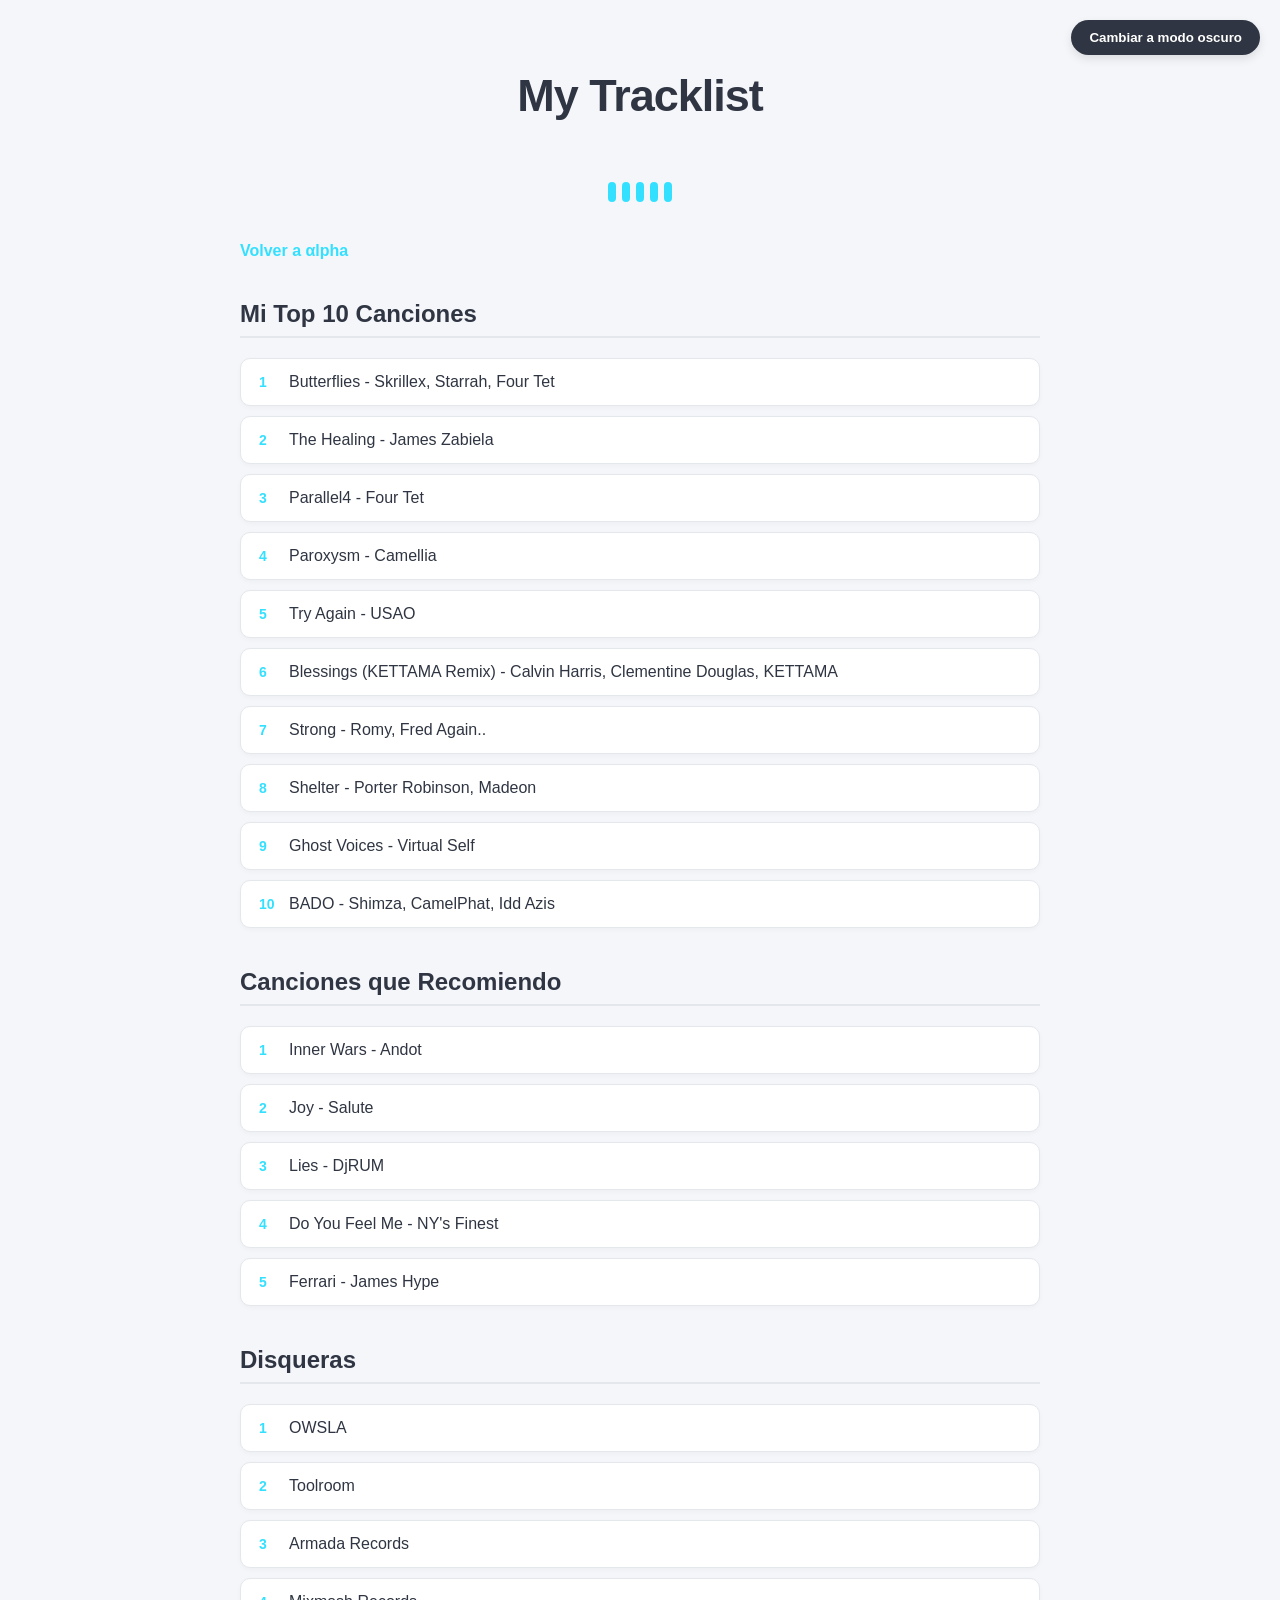
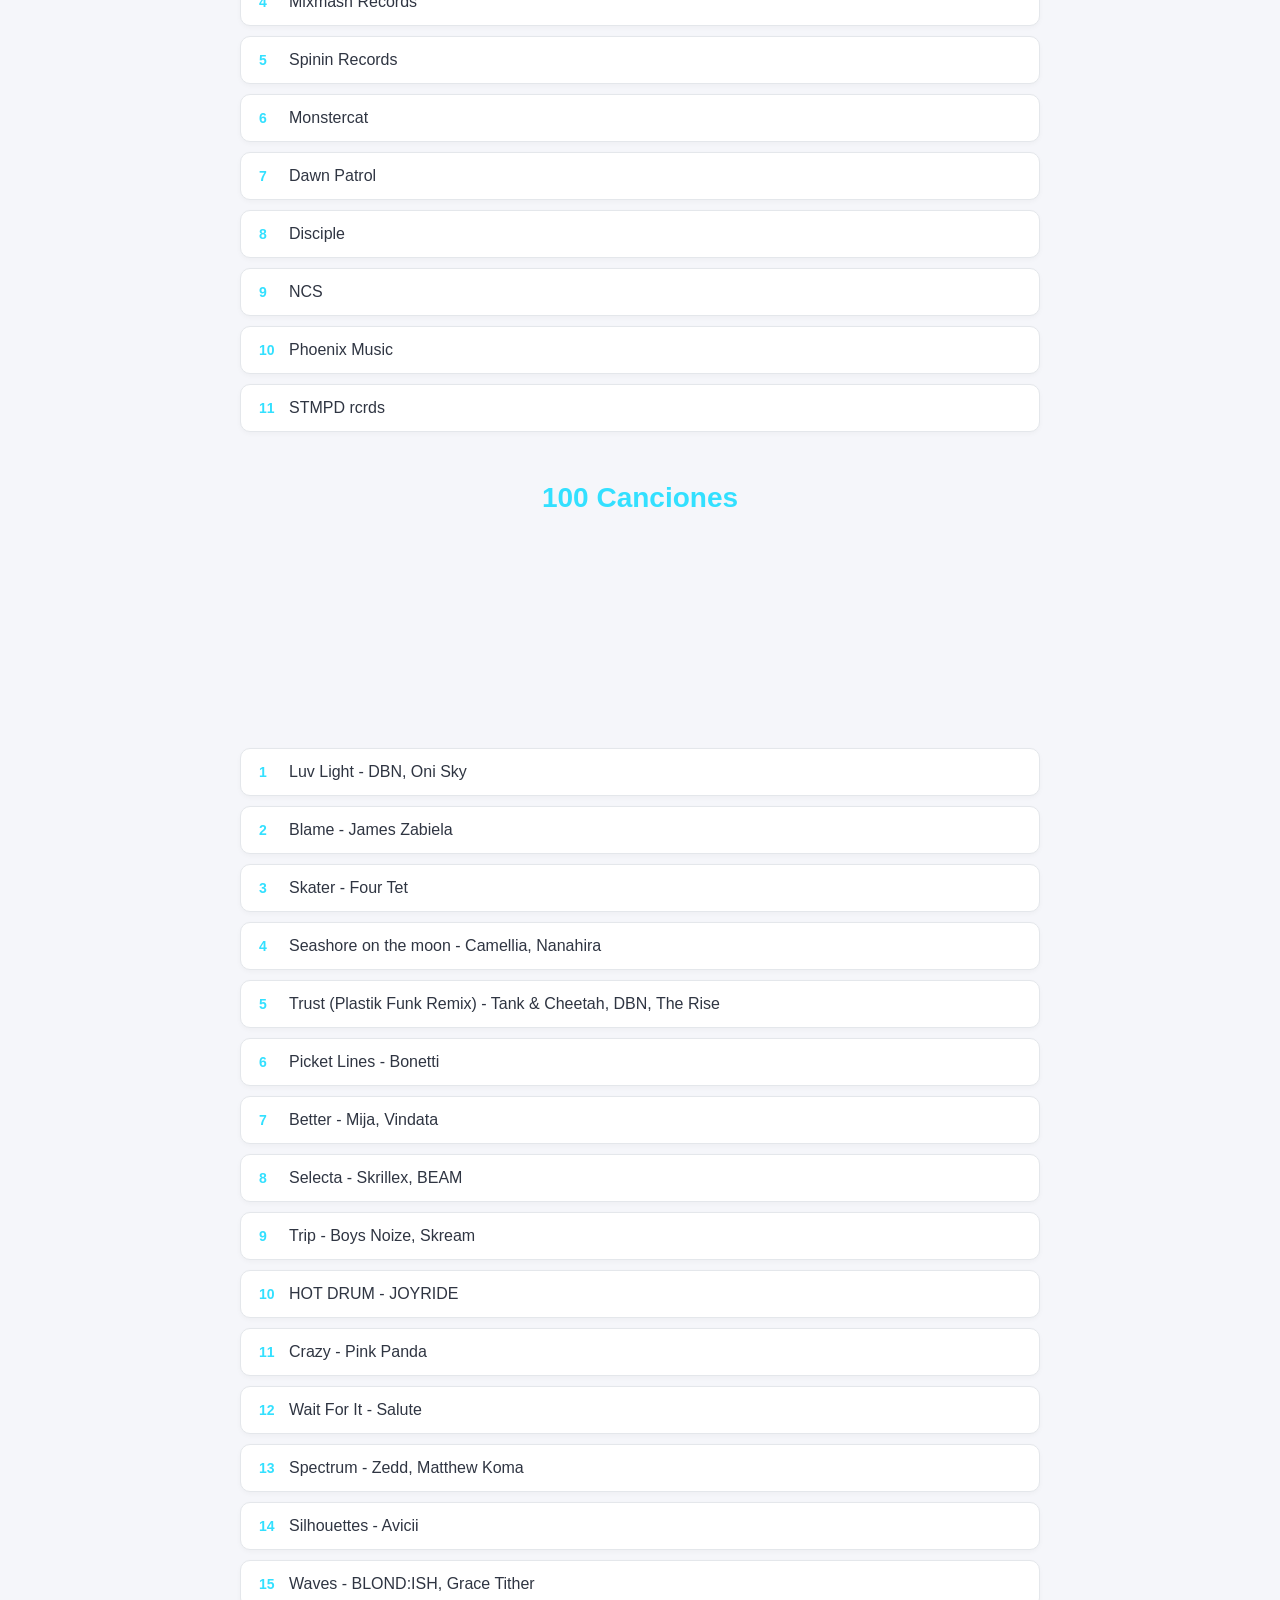
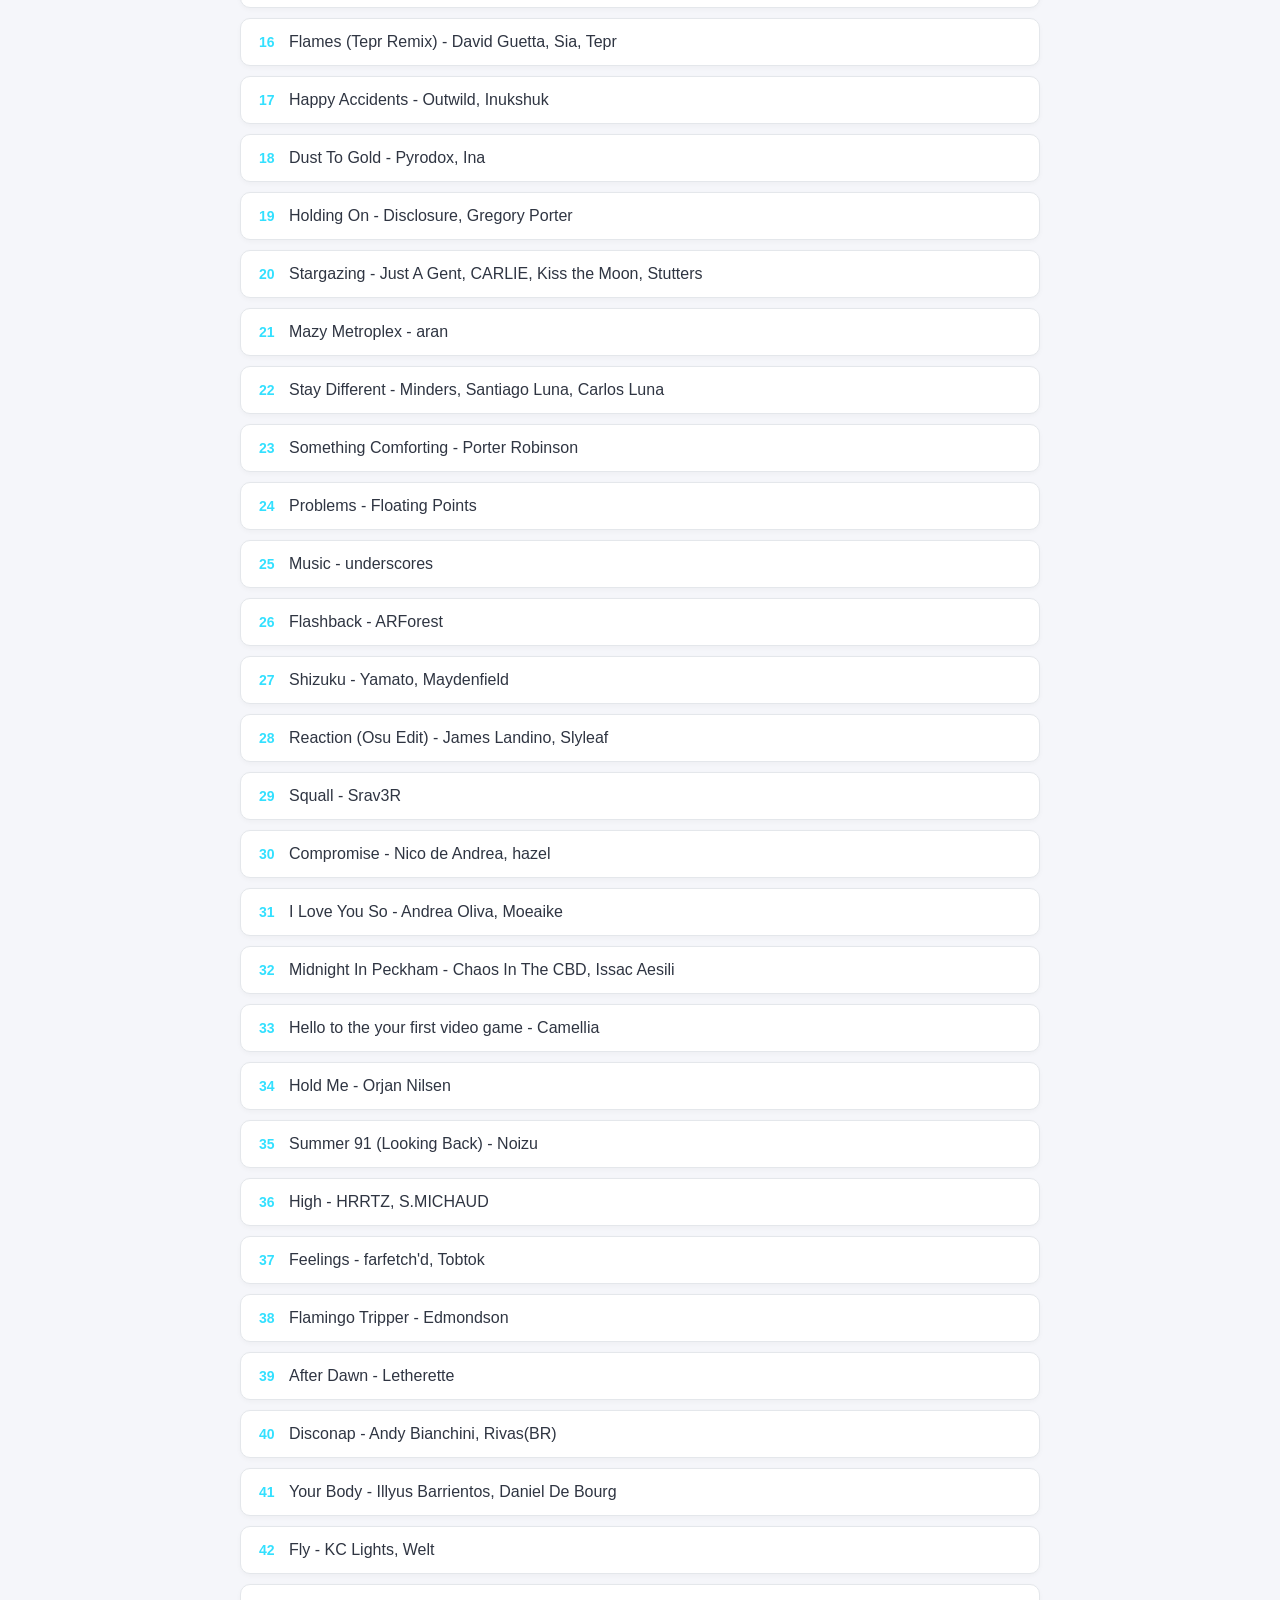
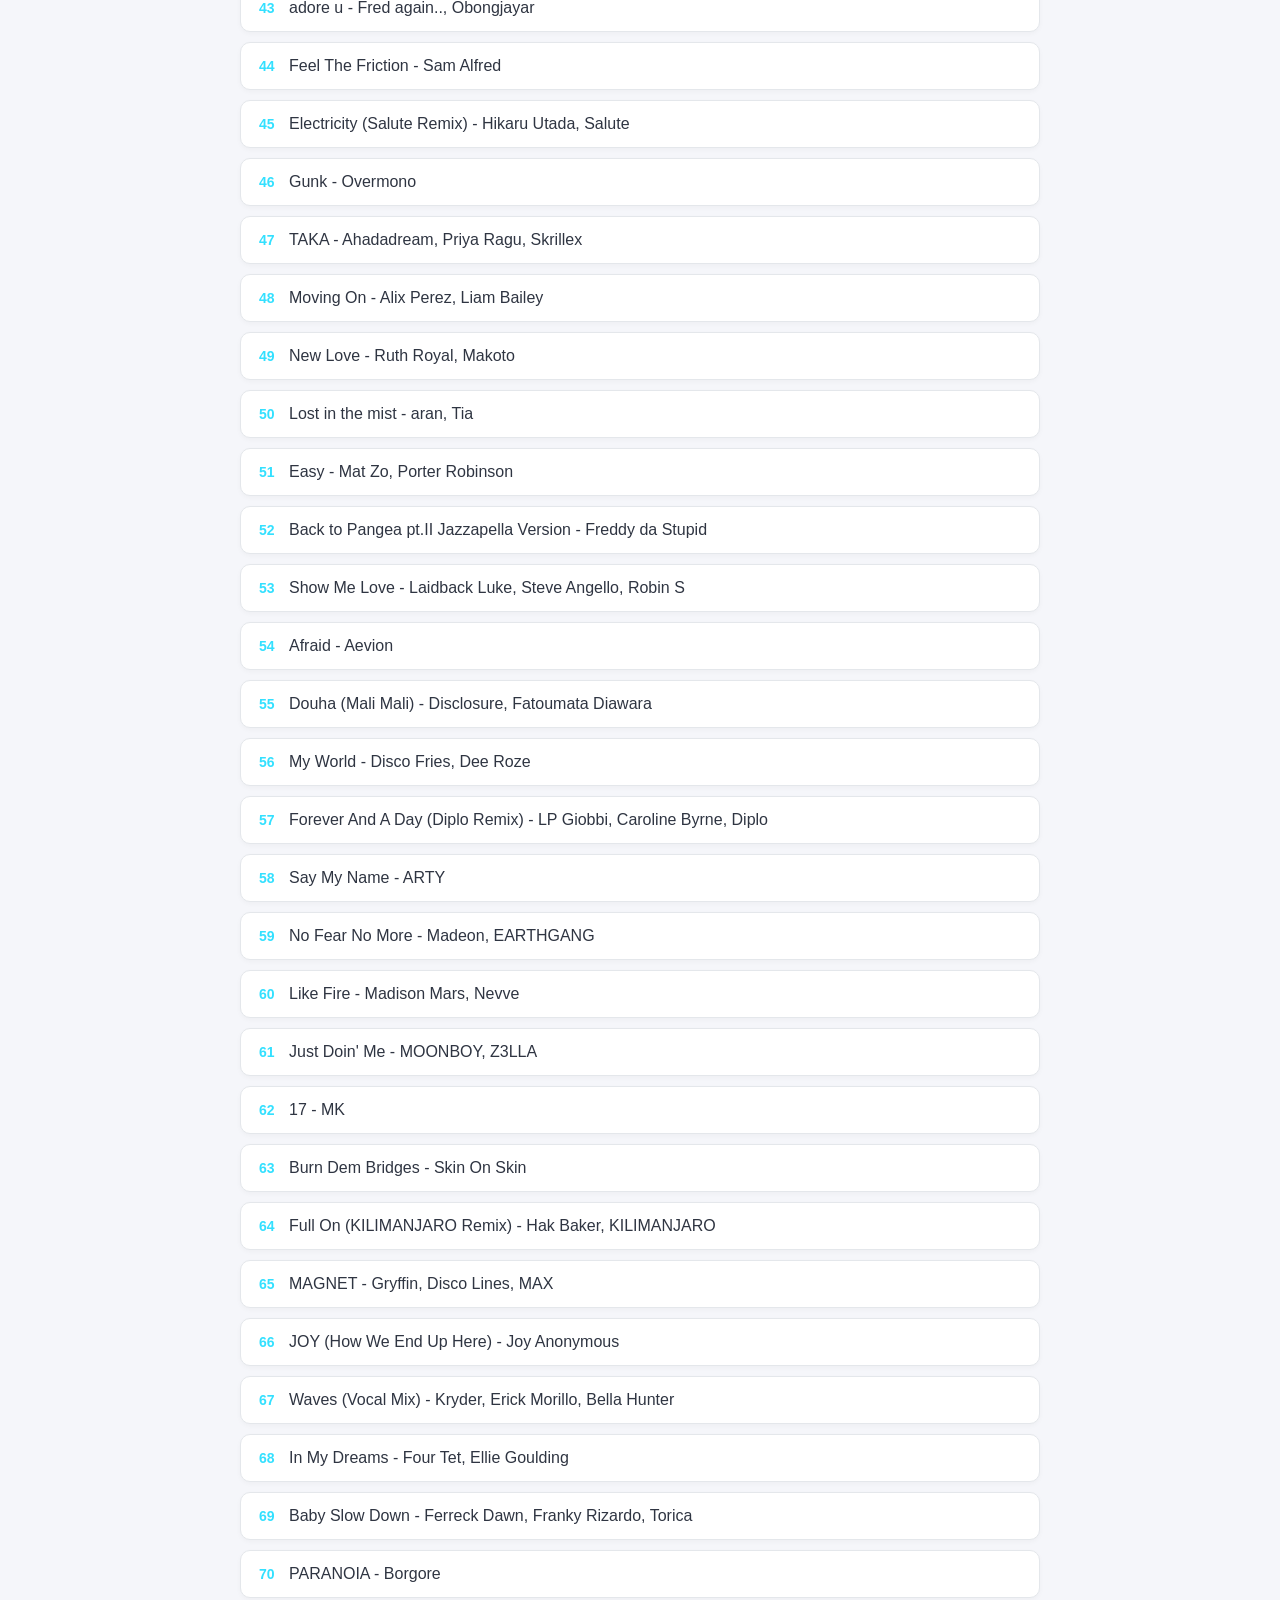
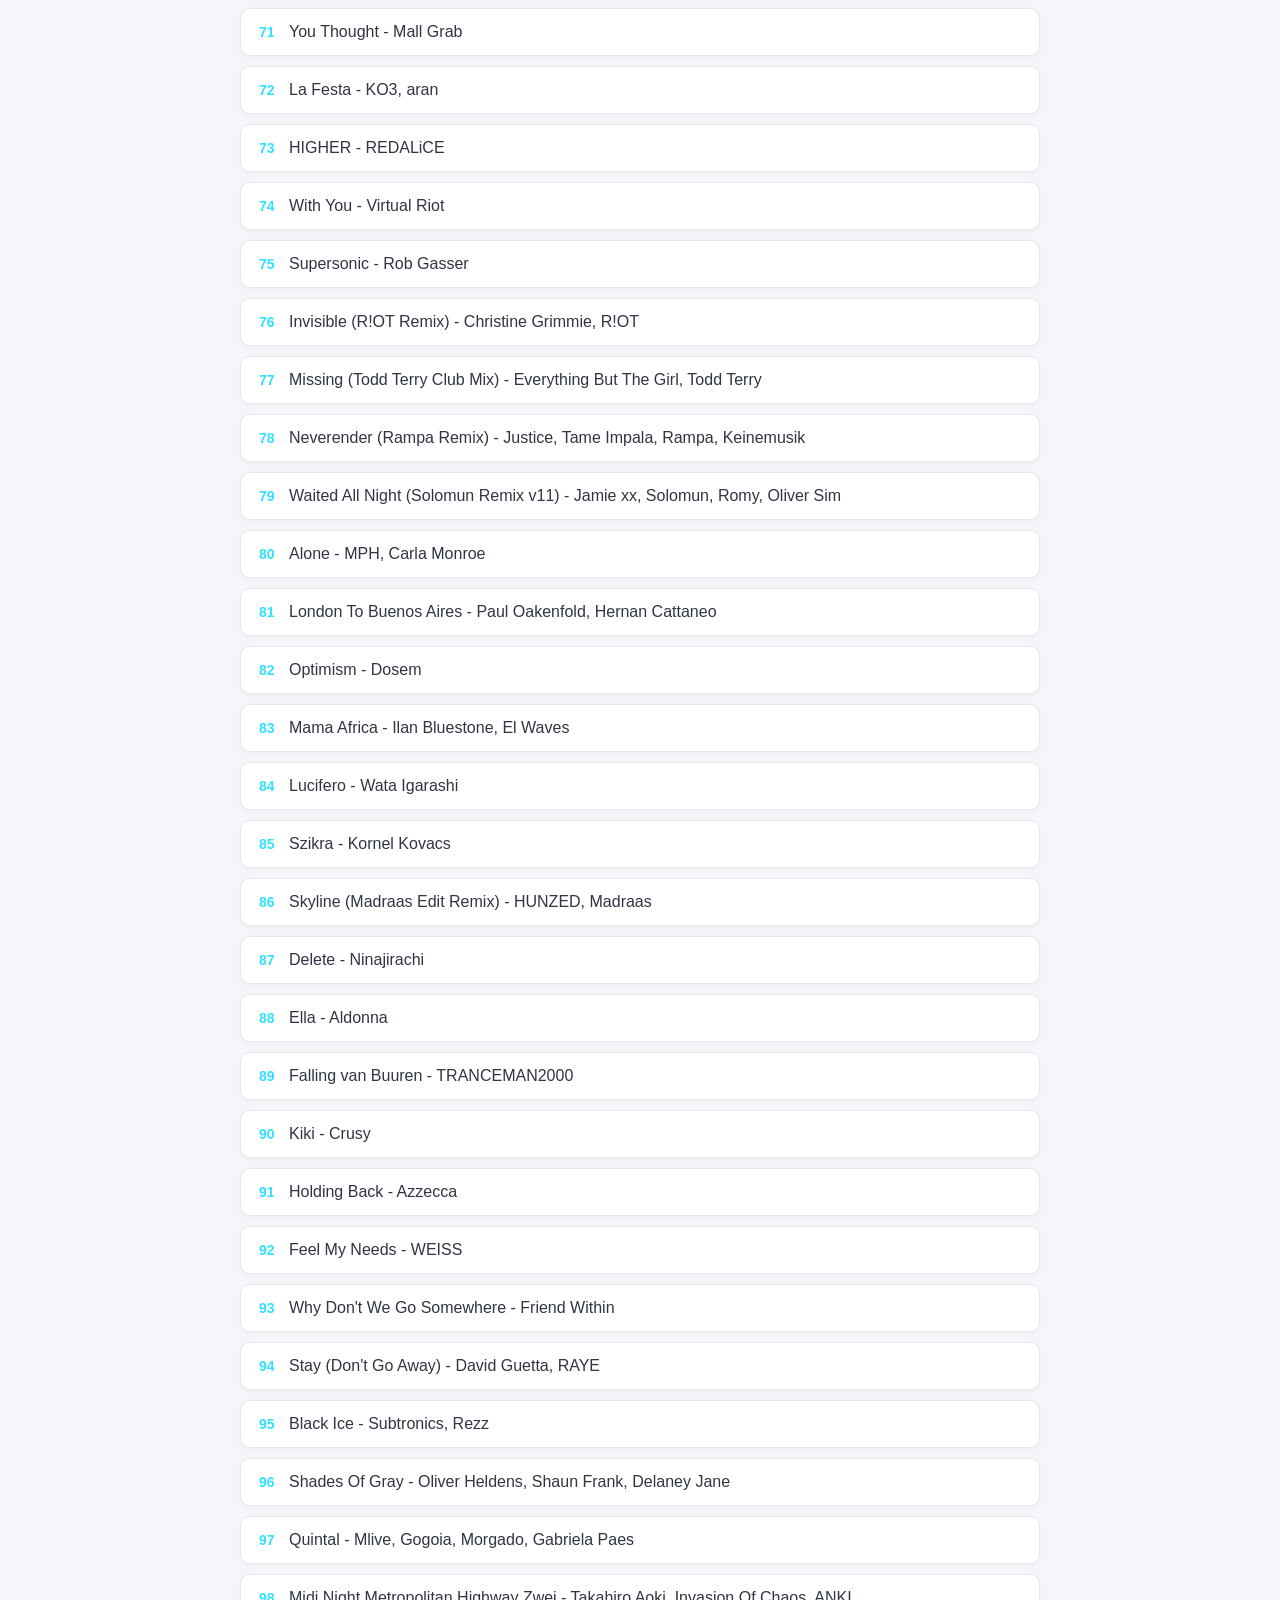
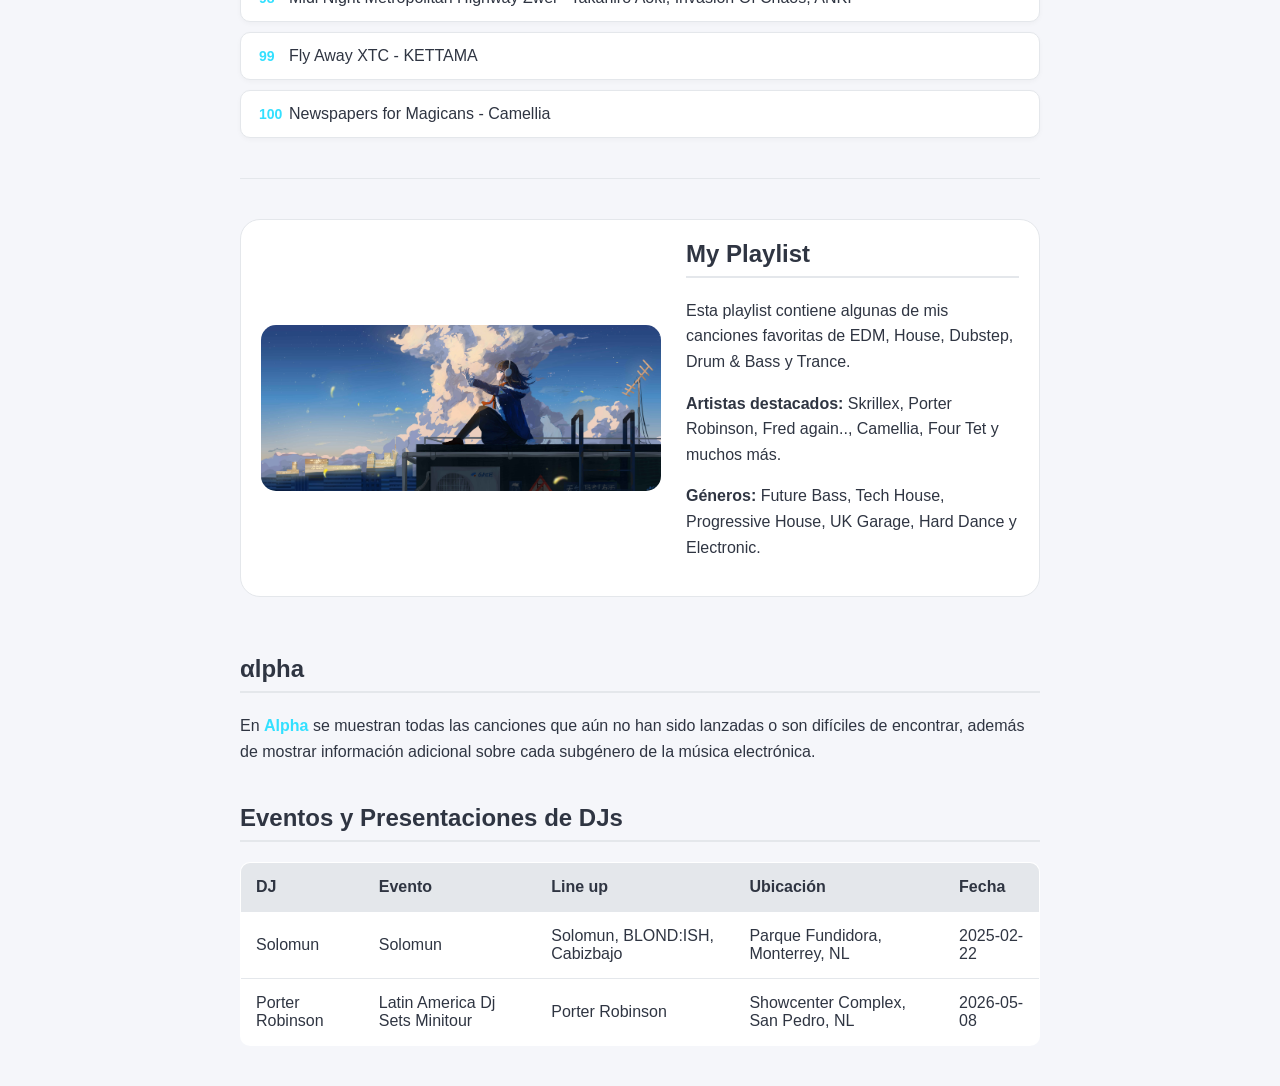
<file: Proyecto1.html>
<!DOCTYPE html>
<html lang="es">
<head>
    <meta charset="UTF-8">
    <meta name="viewport" content="width=device-width, initial-scale=1.0">
    <title>My Tracklist</title>
    
    <style type="text/css">
        /* --- 1. VARIABLES Y BASE DEL DISEÑO --- */
        :root {
            --bg-color: #f5f6fa;
            --text-color: #2f3542;
            --accent-color: #33e0ff;
            --card-bg: #ffffff;
            --border-color: #e4e7eb;
        }

        /* Variables automáticas para el Modo Oscuro */
        body.dark-mode {
            --bg-color: #121212;
            --text-color: #ffffff;
            --card-bg: #1e1e1e;
            --border-color: #333333;
        }

        body {
            background-color: var(--bg-color);
            color: var(--text-color);
            font-family: 'Segoe UI', Arial, sans-serif;
            margin: 0;
            padding: 40px 20px;
            display: flex;
            flex-direction: column;
            align-items: center;
            transition: background-color 0.3s, color 0.3s;
        }

        /* --- 2. CONTENEDOR PRINCIPAL --- */
        .container {
            max-width: 800px;
            width: 100%;
        }

        /* --- 3. TIPOGRAFÍA Y JERARQUÍA --- */
        h1 {
            text-align: center;
            font-size: 45px;
            margin-bottom: 5px;
            letter-spacing: -1px;
        }

        h2 {
            font-size: 24px;
            border-bottom: 2px solid var(--border-color);
            padding-bottom: 8px;
            margin-top: 40px;
        }

        h3 {
            text-align: center;
            color: var(--accent-color);
            font-size: 28px;
            margin-top: 50px;
        }

        p {
            line-height: 1.6;
            font-size: 16px;
        }

        a {
            color: var(--accent-color);
            text-decoration: none;
            font-weight: bold;
        }

        hr {
            border: 0;
            height: 1px;
            background: var(--border-color);
            margin: 40px 0;
        }

        /* --- 4. MEJORA DE LAS LISTAS --- */
        ol {
            padding-left: 0;
            list-style: none; /* Quitamos los números planos */
            counter-reset: music-counter; /* Creamos un contador personalizado */
        }

        ol li {
            background-color: var(--card-bg);
            margin-bottom: 10px;
            padding: 14px 18px;
            border-radius: 10px;
            display: flex;
            align-items: center;
            box-shadow: 0 2px 5px rgba(0,0,0,0.03);
            border: 1px solid var(--border-color);
            transition: 0.3s ease;
            counter-increment: music-counter;
        }

        /* Generador de números estilizados */
        ol li::before {
            content: counter(music-counter);
            font-weight: bold;
            color: var(--accent-color);
            width: 30px;
            font-size: 14px;
            flex-shrink: 0;
        }

        /* Animación hover en listas */
        ol li:hover {
            color: var(--accent-color);
            transform: translateX(8px);
            box-shadow: 0 4px 12px rgba(51, 224, 255, 0.2);
        }

        /* --- 5. COMPONENTES: BOTÓN MODO OSCURO --- */
        .btn-modo {
            position: fixed;
            top: 20px;
            right: 20px;
            padding: 10px 18px;
            background-color: #2f3542;
            color: #fff;
            border: none;
            border-radius: 20px;
            cursor: pointer;
            font-weight: bold;
            transition: 0.3s;
            z-index: 1000;
            box-shadow: 0 4px 10px rgba(0,0,0,0.1);
        }

        body.dark-mode .btn-modo {
            background-color: #ffffff;
            color: #121212;
        }

        /* --- 6. COMPONENTES: VISUALIZADOR --- */
        .visualizer {
            display: flex;
            justify-content: center;
            align-items: flex-end;
            height: 60px;
            gap: 6px;
            margin: 20px auto 40px auto;
        }

        .visualizer span {
            width: 8px;
            height: 20px;
            background: var(--accent-color);
            border-radius: 4px;
            animation: bounce 1s infinite ease-in-out;
        }

        .visualizer span:nth-child(2) { animation-delay: 0.2s; }
        .visualizer span:nth-child(3) { animation-delay: 0.4s; }
        .visualizer span:nth-child(4) { animation-delay: 0.6s; }
        .visualizer span:nth-child(5) { animation-delay: 0.8s; }

        @keyframes bounce {
            0%, 100% { height: 15px; }
            50% { height: 50px; }
        }

        /* --- 7. SECCIÓN INFO CONTAINER --- */
        .info-container {
            display: flex;
            flex-direction: column;
            gap: 25px;
            margin-top: 40px;
            background-color: var(--card-bg);
            padding: 20px;
            border-radius: 20px;
            border: 1px solid var(--border-color);
        }

        @media (min-width: 768px) {
            .info-container {
                flex-direction: row;
                align-items: center;
            }
        }

        .info-container img {
            width: 100%;
            height: auto;
            max-width: 400px;
            border-radius: 15px;
            transition: 0.5s;
            display: block;
            margin: 0 auto;
        }

        .info-container img:hover {
            transform: scale(1.03);
            box-shadow: 0px 0px 20px rgba(51, 224, 255, 0.4);
        }

        .texto-lado {
            flex: 1;
        }

        .texto-lado h2 {
            margin-top: 0;
        }

        /* --- 8. SCROLLBAR --- */
        ::-webkit-scrollbar {
            width: 10px;
        }
        ::-webkit-scrollbar-thumb {
            background: #6bcaed;
            border-radius: 10px;
        }

        /* --- 9. DISEÑO DE LA TABLA DE EVENTOS --- */
        .tabla-eventos {
            width: 100%;
            border-collapse: collapse;
            margin-top: 20px;
            background-color: var(--card-bg);
            border: 1px solid var(--border-color);
            border-radius: 10px;
            overflow: hidden;
        }

        .tabla-eventos th, .tabla-eventos td {
            padding: 15px;
            text-align: left;
            border-bottom: 1px solid var(--border-color);
        }

        .tabla-eventos th {
            background-color: var(--border-color);
            color: var(--text-color);
            font-weight: bold;
        }

        .tabla-eventos tr:hover {
            background-color: rgba(51, 224, 255, 0.1);
        }
    </style>
</head>
<body>

    <button id="boton-modo" class="btn-modo">Cambiar a modo oscuro</button>

    <div class="container">
        
        <h1>My Tracklist</h1>
        
        <div class="visualizer">
            <span></span>
            <span></span>
            <span></span>
            <span></span>
            <span></span>
        </div>

         <a href="index.html">Volver a αlpha</a>

        <h2>Mi Top 10 Canciones</h2>
        <ol>
            <li>Butterflies - Skrillex, Starrah, Four Tet</li>
            <li>The Healing - James Zabiela</li>
            <li>Parallel4 - Four Tet</li>
            <li>Paroxysm - Camellia</li>
            <li>Try Again - USAO</li>
            <li>Blessings (KETTAMA Remix) - Calvin Harris, Clementine Douglas, KETTAMA</li>
            <li>Strong - Romy, Fred Again..</li>
            <li>Shelter - Porter Robinson, Madeon</li>
            <li>Ghost Voices - Virtual Self</li>
            <li>BADO - Shimza, CamelPhat, Idd Azis</li>
        </ol>

        <h2>Canciones que Recomiendo</h2>
        <ol>
            <li>Inner Wars - Andot</li>
            <li>Joy - Salute</li>
            <li>Lies - DjRUM</li>
            <li>Do You Feel Me - NY's Finest</li>
            <li>Ferrari - James Hype</li>
        </ol>

        <h2>Disqueras</h2>
        <ol>
            <li>OWSLA</li>
            <li>Toolroom</li>
            <li>Armada Records</li>
            <li>Mixmash Records</li>
            <li>Spinin Records</li>
            <li>Monstercat</li>
            <li>Dawn Patrol</li>
            <li>Disciple</li>
            <li>NCS</li>
            <li>Phoenix Music</li>
            <li>STMPD rcrds</li>
        </ol>

        <h3>100 Canciones</h3>
        
        <iframe
            width="100%"
            height="166"
            scrolling="no"
            frameborder="no"
            allow="autoplay"
            src="https://open.spotify.com/embed/playlist/0YKcMcNNQa4WG95CTceaKD"
            style="border-radius: 12px; margin-bottom: 20px;">
        </iframe>

        <ol>
            <li>Luv Light - DBN, Oni Sky</li>
            <li>Blame - James Zabiela</li>
            <li>Skater - Four Tet</li>
            <li>Seashore on the moon - Camellia, Nanahira</li>
            <li>Trust (Plastik Funk Remix) - Tank & Cheetah, DBN, The Rise</li>
            <li>Picket Lines - Bonetti</li>
            <li>Better - Mija, Vindata</li>
            <li>Selecta - Skrillex, BEAM</li>
            <li>Trip - Boys Noize, Skream</li>
            <li>HOT DRUM - JOYRIDE</li>
            <li>Crazy - Pink Panda</li>
            <li>Wait For It - Salute</li>
            <li>Spectrum - Zedd, Matthew Koma</li>
            <li>Silhouettes - Avicii</li>
            <li>Waves - BLOND:ISH, Grace Tither</li>
            <li>Flames (Tepr Remix) - David Guetta, Sia, Tepr</li>
            <li>Happy Accidents - Outwild, Inukshuk</li>
            <li>Dust To Gold - Pyrodox, Ina</li>
            <li>Holding On - Disclosure, Gregory Porter</li>
            <li>Stargazing - Just A Gent, CARLIE, Kiss the Moon, Stutters</li>
            <li>Mazy Metroplex - aran</li>
            <li>Stay Different - Minders, Santiago Luna, Carlos Luna</li>
            <li>Something Comforting - Porter Robinson</li>
            <li>Problems - Floating Points</li>
            <li>Music - underscores</li>
            <li>Flashback - ARForest</li>
            <li>Shizuku - Yamato, Maydenfield</li>
            <li>Reaction (Osu Edit) - James Landino, Slyleaf</li>
            <li>Squall - Srav3R</li>
            <li>Compromise - Nico de Andrea, hazel</li>
            <li>I Love You So - Andrea Oliva, Moeaike</li>
            <li>Midnight In Peckham - Chaos In The CBD, Issac Aesili</li>
            <li>Hello to the your first video game - Camellia</li>
            <li>Hold Me - Orjan Nilsen</li>
            <li>Summer 91 (Looking Back) - Noizu</li>
            <li>High - HRRTZ, S.MICHAUD</li>
            <li>Feelings - farfetch'd, Tobtok</li>
            <li>Flamingo Tripper - Edmondson</li>
            <li>After Dawn - Letherette</li>
            <li>Disconap - Andy Bianchini, Rivas(BR)</li>
            <li>Your Body - Illyus Barrientos, Daniel De Bourg</li>
            <li>Fly - KC Lights, Welt</li>
            <li>adore u - Fred again.., Obongjayar</li>
            <li>Feel The Friction - Sam Alfred</li>
            <li>Electricity (Salute Remix) - Hikaru Utada, Salute</li>
            <li>Gunk - Overmono</li>
            <li>TAKA - Ahadadream, Priya Ragu, Skrillex</li>
            <li>Moving On - Alix Perez, Liam Bailey</li>
            <li>New Love - Ruth Royal, Makoto</li>
            <li>Lost in the mist - aran, Tia</li>
            <li>Easy - Mat Zo, Porter Robinson</li>
            <li>Back to Pangea pt.II Jazzapella Version - Freddy da Stupid</li>
            <li>Show Me Love - Laidback Luke, Steve Angello, Robin S</li>
            <li>Afraid - Aevion</li>
            <li>Douha (Mali Mali) - Disclosure, Fatoumata Diawara</li>
            <li>My World - Disco Fries, Dee Roze</li>
            <li>Forever And A Day (Diplo Remix) - LP Giobbi, Caroline Byrne, Diplo</li>
            <li>Say My Name - ARTY</li>
            <li>No Fear No More - Madeon, EARTHGANG</li>
            <li>Like Fire - Madison Mars, Nevve</li>
            <li>Just Doin' Me - MOONBOY, Z3LLA</li>
            <li>17 - MK</li>
            <li>Burn Dem Bridges - Skin On Skin</li>
            <li>Full On (KILIMANJARO Remix) - Hak Baker, KILIMANJARO</li>
            <li>MAGNET - Gryffin, Disco Lines, MAX</li>
            <li>JOY (How We End Up Here) - Joy Anonymous</li>
            <li>Waves (Vocal Mix) - Kryder, Erick Morillo, Bella Hunter</li>
            <li>In My Dreams - Four Tet, Ellie Goulding</li>
            <li>Baby Slow Down - Ferreck Dawn, Franky Rizardo, Torica</li>
            <li>PARANOIA - Borgore</li>
            <li>You Thought - Mall Grab</li>
            <li>La Festa - KO3, aran</li>
            <li>HIGHER - REDALiCE</li>
            <li>With You - Virtual Riot</li>
            <li>Supersonic - Rob Gasser</li>
            <li>Invisible (R!OT Remix) - Christine Grimmie, R!OT</li>
            <li>Missing (Todd Terry Club Mix) - Everything But The Girl, Todd Terry</li>
            <li>Neverender (Rampa Remix) - Justice, Tame Impala, Rampa, Keinemusik</li>
            <li>Waited All Night (Solomun Remix v11) - Jamie xx, Solomun, Romy, Oliver Sim</li>
            <li>Alone - MPH, Carla Monroe</li>
            <li>London To Buenos Aires - Paul Oakenfold, Hernan Cattaneo</li>
            <li>Optimism - Dosem</li>
            <li>Mama Africa - Ilan Bluestone, El Waves</li>
            <li>Lucifero - Wata Igarashi</li>
            <li>Szikra - Kornel Kovacs</li>
            <li>Skyline (Madraas Edit Remix) - HUNZED, Madraas</li>
            <li>Delete - Ninajirachi</li>
            <li>Ella - Aldonna</li>
            <li>Falling van Buuren - TRANCEMAN2000</li>
            <li>Kiki - Crusy</li>
            <li>Holding Back - Azzecca</li>
            <li>Feel My Needs - WEISS</li>
            <li>Why Don't We Go Somewhere - Friend Within</li>
            <li>Stay (Don't Go Away) - David Guetta, RAYE</li>
            <li>Black Ice - Subtronics, Rezz</li>
            <li>Shades Of Gray - Oliver Heldens, Shaun Frank, Delaney Jane</li>
            <li>Quintal - Mlive, Gogoia, Morgado, Gabriela Paes</li>
            <li>Midi Night Metropolitan Highway Zwei - Takahiro Aoki, Invasion Of Chaos, ANKI</li>
            <li>Fly Away XTC - KETTAMA</li>
            <li>Newspapers for Magicans - Camellia</li>
        </ol>

        <hr>

        <div class="info-container">
            <a href="https://open.spotify.com/playlist/0YKcMcNNQa4WG95CTceaKD" target="_blank">
                <img src="imagenes_proyecto/Pixiv1.jpg" alt="Playlist Cover">
            </a>
            <div class="texto-lado">
                <h2>My Playlist</h2>
                <p>Esta playlist contiene algunas de mis canciones favoritas de EDM, House, Dubstep, Drum & Bass y Trance.</p>
                <p><strong>Artistas destacados:</strong> Skrillex, Porter Robinson, Fred again.., Camellia, Four Tet y muchos más.</p>
                <p><strong>Géneros:</strong> Future Bass, Tech House, Progressive House, UK Garage, Hard Dance y Electronic.</p>
            </div>
        </div>

        <br>
        <h2>αlpha</h2>
        <p>En <a href="index.html">Alpha</a> se muestran todas las canciones que aún no han sido lanzadas o son difíciles de encontrar, además de mostrar información adicional sobre cada subgénero de la música electrónica.</p>

        <h2 style="margin-top: 40px;">Eventos y Presentaciones de DJs</h2>
        <table class="tabla-eventos">
            <thead>
                <tr>
                    <th>DJ</th>
                    <th>Evento</th>
                    <th>Line up</th>
                    <th>Ubicación</th>
                    <th>Fecha</th>
                </tr>
            </thead>
            <tbody>
                <tr>
                    <td>Solomun</td>
                    <td>Solomun</td>
                    <td>Solomun, BLOND:ISH, Cabizbajo</td>
                    <td>Parque Fundidora, Monterrey, NL</td>
                    <td>2025-02-22</td>
                </tr>
                <tr>
                    <td>Porter Robinson</td>
                    <td>Latin America Dj Sets Minitour</td>
                    <td>Porter Robinson</td>
                    <td>Showcenter Complex, San Pedro, NL</td>
                    <td>2026-05-08</td>
                </tr>
            </tbody>
        </table>

    </div> 

    <script src="script.js"></script>
</body>
</html>
</file>
